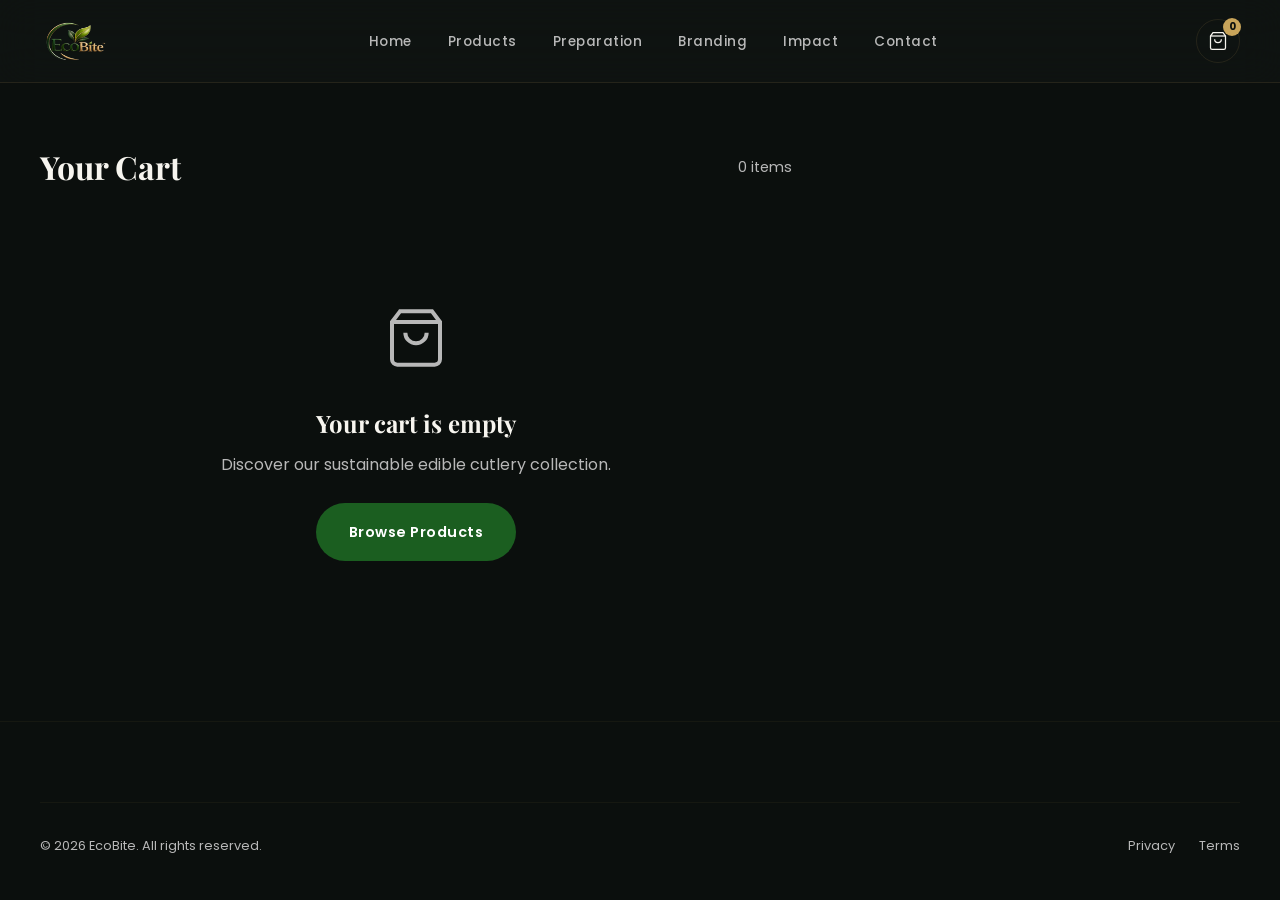
<file: cart.html>
<!DOCTYPE html>
<html lang="en">
<head>
  <meta charset="UTF-8">
  <meta name="viewport" content="width=device-width, initial-scale=1.0">
  <meta name="description" content="EcoBite Shopping Cart - Review your sustainable cutlery selection.">
  <title>Cart — EcoBite</title>
  <link rel="preconnect" href="https://fonts.googleapis.com">
  <link rel="preconnect" href="https://fonts.gstatic.com" crossorigin>
  <link href="https://fonts.googleapis.com/css2?family=Playfair+Display:ital,wght@0,400;0,500;0,600;0,700;1,400&family=Poppins:wght@300;400;500;600;700&display=swap" rel="stylesheet">
  <link rel="stylesheet" href="assets/css/style.css">
  <link rel="stylesheet" href="assets/css/cart.css">
  <link rel="stylesheet" href="assets/css/animations.css">
  <link rel="stylesheet" href="assets/css/responsive.css">
</head>
<body>

  <!-- <div class="page-loader" id="pageLoader">
    <div class="loader-content">
      <div class="loader-logo">Eco<span>Bite</span></div>
      <div class="loader-bar"><div class="loader-bar-fill"></div></div>
    </div>
  </div> -->

  <div class="scroll-progress" id="scrollProgress"></div>

  <!-- Navbar -->
  <nav class="navbar scrolled" id="navbar">
    <div class="container">
      <a href="assets/images/logo.png" class="nav-logo" aria-label="EcoBite Home">
        <img src="assets/images/logo.png" alt="EcoBite Logo">
      </a>
      <ul class="nav-menu" id="navMenu">
        <li><a href="index.html" class="nav-link">Home</a></li>
        <li><a href="products.html" class="nav-link">Products</a></li>
        <li><a href="index.html#preparation" class="nav-link">Preparation</a></li>
        <li><a href="index.html#branding" class="nav-link">Branding</a></li>
        <li><a href="index.html#impact" class="nav-link">Impact</a></li>
        <li><a href="contact.html" class="nav-link">Contact</a></li>
      </ul>
      <div class="nav-actions">
        <a href="cart.html" class="nav-cart" aria-label="Shopping cart">
          <svg viewBox="0 0 24 24"><path d="M6 2L3 6v14a2 2 0 002 2h14a2 2 0 002-2V6l-3-4z"/><line x1="3" y1="6" x2="21" y2="6"/><path d="M16 10a4 4 0 01-8 0"/></svg>
          <span class="cart-count" id="cartCount">0</span>
        </a>
        <button class="nav-toggle" id="navToggle" aria-label="Toggle menu">
          <span></span><span></span><span></span>
        </button>
      </div>
    </div>
  </nav>

  <!-- Cart Page -->
  <main class="cart-page">
    <div class="container">
      <!-- Cart Items Column -->
      <div>
        <div class="cart-header">
          <h1>Your Cart</h1>
          <span id="cartItemCount">0 items</span>
        </div>

        <div class="shipping-progress" id="shippingProgress" style="display:none;">
          <div class="shipping-progress-text" id="shippingText">
            Add <strong>$30.00</strong> more for free shipping!
          </div>
          <div class="shipping-bar">
            <div class="shipping-bar-fill" id="shippingBarFill" style="width:0%"></div>
          </div>
        </div>

        <div class="cart-items" id="cartItems">
          <!-- Cart items inserted by JS -->
        </div>

        <div class="cart-empty" id="cartEmpty" style="display:none;">
          <svg viewBox="0 0 24 24" stroke-width="1.5"><path d="M6 2L3 6v14a2 2 0 002 2h14a2 2 0 002-2V6l-3-4z"/><line x1="3" y1="6" x2="21" y2="6"/><path d="M16 10a4 4 0 01-8 0"/></svg>
          <h2>Your cart is empty</h2>
          <p>Discover our sustainable edible cutlery collection.</p>
          <a href="products.html" class="btn btn-primary">Browse Products</a>
        </div>
      </div>

      <!-- Summary Column -->
      <div class="cart-summary" id="cartSummary" style="display:none;">
        <h2>Order Summary</h2>
        <div class="summary-row">
          <span class="label">Subtotal</span>
          <span class="value" id="summarySubtotal">$0.00</span>
        </div>
        <div class="summary-row discount" id="summaryDiscountRow" style="display:none;">
          <span class="label">Eco Discount</span>
          <span class="value" id="summaryDiscount">-$0.00</span>
        </div>
        <div class="summary-row">
          <span class="label">Shipping</span>
          <span class="value" id="summaryShipping">Calculated at checkout</span>
        </div>
        <div class="summary-row">
          <span class="label">Tax (estimated)</span>
          <span class="value" id="summaryTax">$0.00</span>
        </div>
        <div class="summary-row total">
          <span class="label">Total</span>
          <span class="value" id="summaryTotal">$0.00</span>
        </div>
        <a href="checkout.html" class="btn btn-primary">Proceed to Checkout</a>
        <a href="products.html" class="btn btn-outline continue-btn">Continue Shopping</a>
      </div>
    </div>
  </main>

  <!-- Footer -->
  <footer class="footer">
    <div class="container">
      <div class="footer-bottom">
        <p>&copy; 2026 EcoBite. All rights reserved.</p>
        <div class="footer-bottom-links">
          <a href="#">Privacy</a>
          <a href="#">Terms</a>
        </div>
      </div>
    </div>
  </footer>

  <script src="assets/js/cart.js"></script>
</body>
</html>
</file>
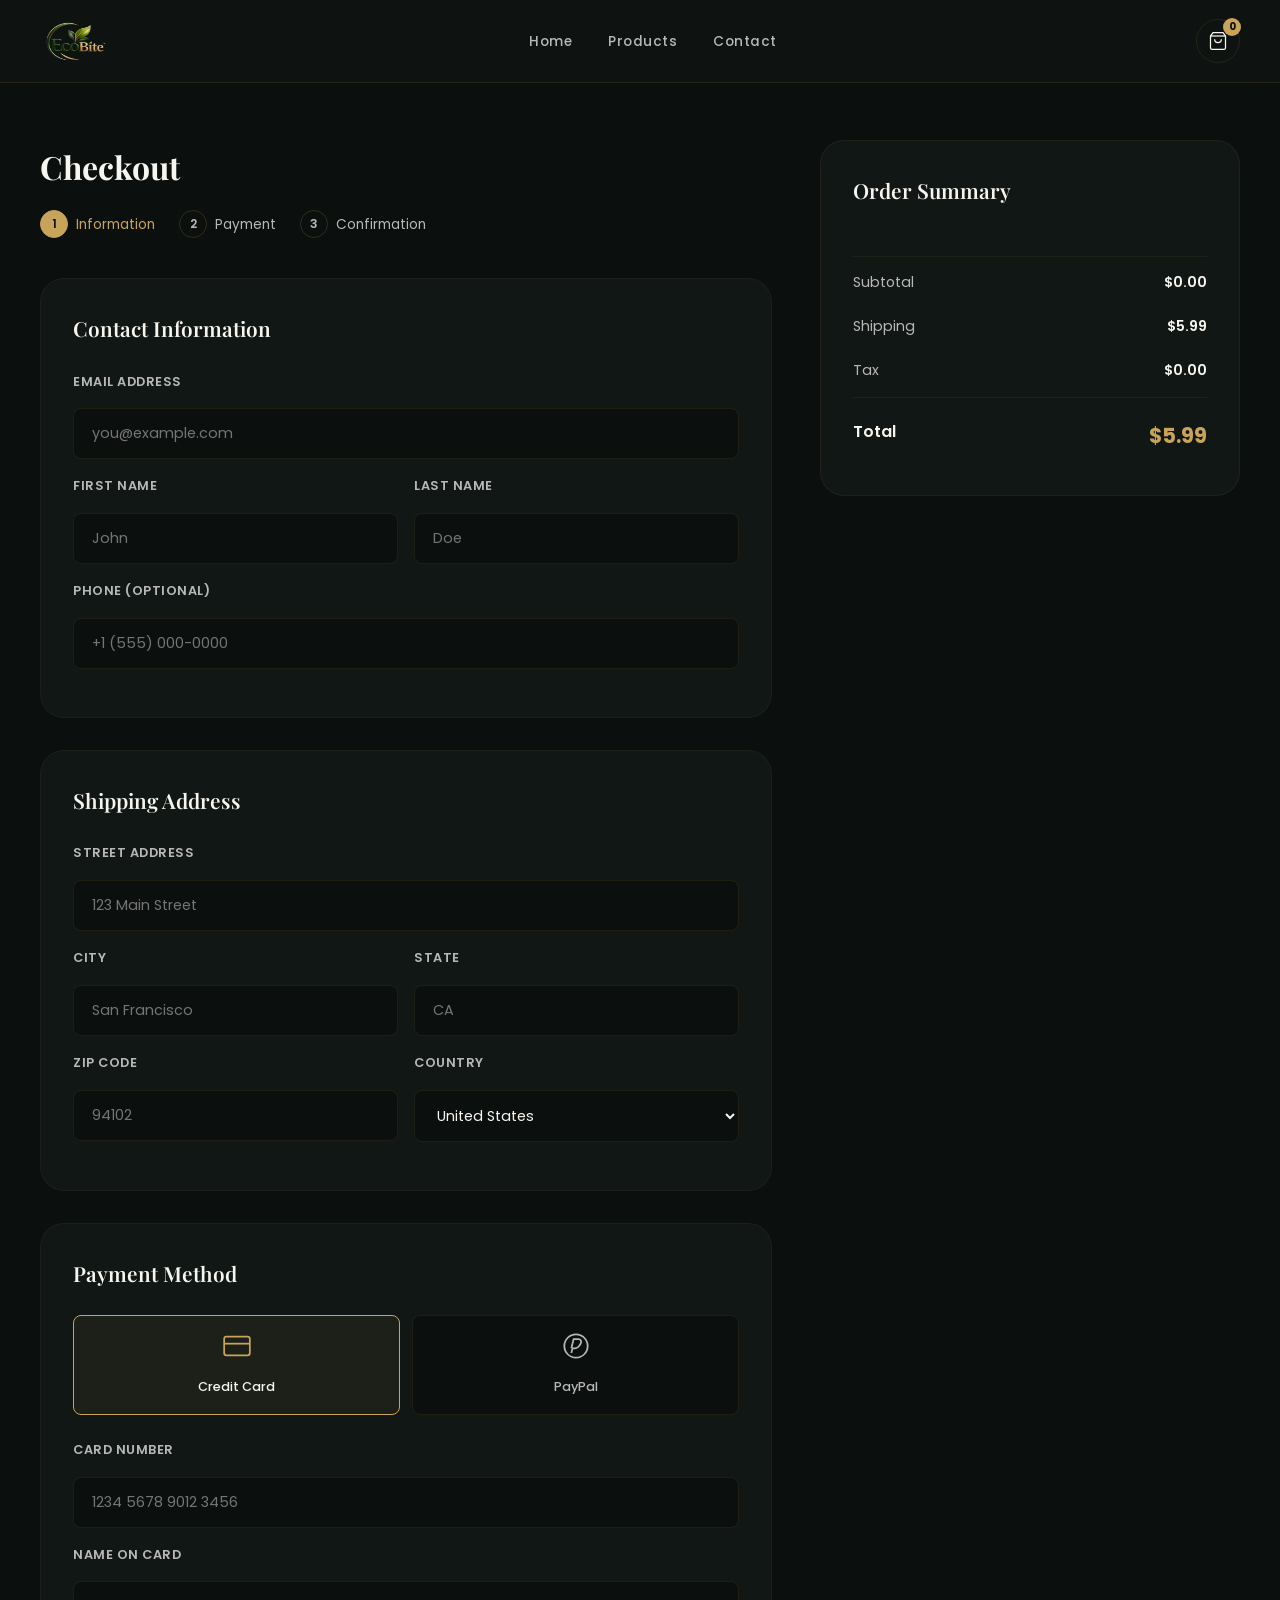
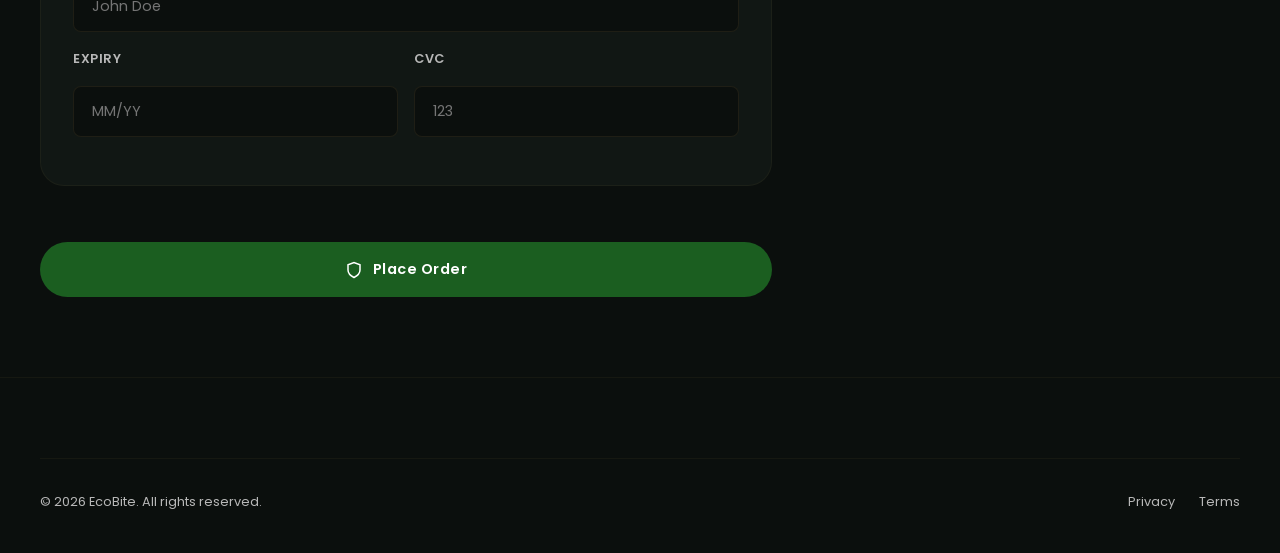
<file: checkout.html>
<!DOCTYPE html>
<html lang="en">
<head>
  <meta charset="UTF-8">
  <meta name="viewport" content="width=device-width, initial-scale=1.0">
  <meta name="description" content="EcoBite Checkout - Complete your sustainable cutlery order.">
  <title>Checkout — EcoBite</title>
  <link rel="preconnect" href="https://fonts.googleapis.com">
  <link rel="preconnect" href="https://fonts.gstatic.com" crossorigin>
  <link href="https://fonts.googleapis.com/css2?family=Playfair+Display:ital,wght@0,400;0,500;0,600;0,700;1,400&family=Poppins:wght@300;400;500;600;700&display=swap" rel="stylesheet">
  <link rel="stylesheet" href="assets/css/style.css">
  <link rel="stylesheet" href="assets/css/checkout.css">
  <link rel="stylesheet" href="assets/css/animations.css">
  <link rel="stylesheet" href="assets/css/responsive.css">
</head>
<body>

  <!-- <div class="page-loader" id="pageLoader">
    <div class="loader-content">
      <div class="loader-logo">Eco<span>Bite</span></div>
      <div class="loader-bar"><div class="loader-bar-fill"></div></div>
    </div>
  </div> -->

  <div class="scroll-progress" id="scrollProgress"></div>

  <!-- Navbar -->
  <nav class="navbar scrolled" id="navbar">
    <div class="container">
      <a href="assets/images/logo.png" class="nav-logo" aria-label="EcoBite Home">
        <img src="assets/images/logo.png" alt="EcoBite Logo">
      </a>
      <ul class="nav-menu" id="navMenu">
        <li><a href="index.html" class="nav-link">Home</a></li>
        <li><a href="products.html" class="nav-link">Products</a></li>
        <li><a href="contact.html" class="nav-link">Contact</a></li>
      </ul>
      <div class="nav-actions">
        <a href="cart.html" class="nav-cart" aria-label="Shopping cart">
          <svg viewBox="0 0 24 24"><path d="M6 2L3 6v14a2 2 0 002 2h14a2 2 0 002-2V6l-3-4z"/><line x1="3" y1="6" x2="21" y2="6"/><path d="M16 10a4 4 0 01-8 0"/></svg>
          <span class="cart-count" id="cartCount">0</span>
        </a>
        <button class="nav-toggle" id="navToggle" aria-label="Toggle menu">
          <span></span><span></span><span></span>
        </button>
      </div>
    </div>
  </nav>

  <!-- Checkout Page -->
  <main class="checkout-page">
    <div class="container">
      <!-- Form Column -->
      <div>
        <div class="checkout-header">
          <h1>Checkout</h1>
          <div class="checkout-steps">
            <div class="checkout-step active" id="step1">
              <span class="checkout-step-num">1</span>
              <span>Information</span>
            </div>
            <div class="checkout-step" id="step2">
              <span class="checkout-step-num">2</span>
              <span>Payment</span>
            </div>
            <div class="checkout-step" id="step3">
              <span class="checkout-step-num">3</span>
              <span>Confirmation</span>
            </div>
          </div>
        </div>

        <form class="checkout-form" id="checkoutForm">
          <!-- Contact Info -->
          <div class="checkout-section">
            <h2>Contact Information</h2>
            <div class="form-row full">
              <div class="form-group">
                <label for="email">Email Address</label>
                <input type="email" id="email" placeholder="you@example.com" required>
              </div>
            </div>
            <div class="form-row">
              <div class="form-group">
                <label for="firstName">First Name</label>
                <input type="text" id="firstName" placeholder="John" required>
              </div>
              <div class="form-group">
                <label for="lastName">Last Name</label>
                <input type="text" id="lastName" placeholder="Doe" required>
              </div>
            </div>
            <div class="form-row full">
              <div class="form-group">
                <label for="phone">Phone (optional)</label>
                <input type="tel" id="phone" placeholder="+1 (555) 000-0000">
              </div>
            </div>
          </div>

          <!-- Shipping -->
          <div class="checkout-section">
            <h2>Shipping Address</h2>
            <div class="form-row full">
              <div class="form-group">
                <label for="address">Street Address</label>
                <input type="text" id="address" placeholder="123 Main Street" required>
              </div>
            </div>
            <div class="form-row">
              <div class="form-group">
                <label for="city">City</label>
                <input type="text" id="city" placeholder="San Francisco" required>
              </div>
              <div class="form-group">
                <label for="state">State</label>
                <input type="text" id="state" placeholder="CA" required>
              </div>
            </div>
            <div class="form-row">
              <div class="form-group">
                <label for="zip">ZIP Code</label>
                <input type="text" id="zip" placeholder="94102" required>
              </div>
              <div class="form-group">
                <label for="country">Country</label>
                <select id="country" required>
                  <option value="US">United States</option>
                  <option value="CA">Canada</option>
                  <option value="UK">United Kingdom</option>
                  <option value="AU">Australia</option>
                </select>
              </div>
            </div>
          </div>

          <!-- Payment -->
          <div class="checkout-section">
            <h2>Payment Method</h2>
            <div class="payment-methods">
              <div class="payment-method active" data-method="card">
                <svg viewBox="0 0 24 24" stroke-width="1.5"><rect x="1" y="4" width="22" height="16" rx="2"/><line x1="1" y1="10" x2="23" y2="10"/></svg>
                <span>Credit Card</span>
              </div>
              <div class="payment-method" data-method="paypal">
                <svg viewBox="0 0 24 24" stroke-width="1.5"><path d="M12 2C6.48 2 2 6.48 2 12s4.48 10 10 10 10-4.48 10-10S17.52 2 12 2z"/><path d="M8 14l2-8h4c2 0 3 2 2 4s-3 4-5 4H9l-1 4"/></svg>
                <span>PayPal</span>
              </div>
            </div>
            <div id="cardFields">
              <div class="form-row full">
                <div class="form-group">
                  <label for="cardNumber">Card Number</label>
                  <input type="text" id="cardNumber" placeholder="1234 5678 9012 3456" maxlength="19">
                </div>
              </div>
              <div class="form-row full">
                <div class="form-group">
                  <label for="cardName">Name on Card</label>
                  <input type="text" id="cardName" placeholder="John Doe">
                </div>
              </div>
              <div class="card-fields">
                <div class="form-group">
                  <label for="cardExpiry">Expiry</label>
                  <input type="text" id="cardExpiry" placeholder="MM/YY" maxlength="5">
                </div>
                <div class="form-group">
                  <label for="cardCvc">CVC</label>
                  <input type="text" id="cardCvc" placeholder="123" maxlength="4">
                </div>
              </div>
            </div>
          </div>

          <button type="submit" class="btn btn-primary place-order-btn">
            <svg viewBox="0 0 24 24" stroke-width="2"><path d="M12 22s8-4 8-10V5l-8-3-8 3v7c0 6 8 10 8 10z"/></svg>
            Place Order
          </button>
        </form>
      </div>

      <!-- Order Review -->
      <div class="order-review">
        <div class="order-review-card">
          <h2>Order Summary</h2>
          <div class="order-items" id="orderItems">
            <!-- Items inserted by JS -->
          </div>
          <div class="order-summary-divider"></div>
          <div class="order-summary-row">
            <span class="label">Subtotal</span>
            <span class="value" id="oSubtotal">$0.00</span>
          </div>
          <div class="order-summary-row" id="oDiscountRow" style="display:none;">
            <span class="label">Eco Discount (5%)</span>
            <span class="value" id="oDiscount" style="color:var(--green-secondary)">-$0.00</span>
          </div>
          <div class="order-summary-row">
            <span class="label">Shipping</span>
            <span class="value" id="oShipping">$5.99</span>
          </div>
          <div class="order-summary-row">
            <span class="label">Tax</span>
            <span class="value" id="oTax">$0.00</span>
          </div>
          <div class="order-summary-divider"></div>
          <div class="order-summary-row total">
            <span class="label">Total</span>
            <span class="value" id="oTotal">$0.00</span>
          </div>
        </div>
      </div>
    </div>
  </main>

  <!-- Success Modal -->
  <div class="success-modal" id="successModal">
    <div class="success-overlay"></div>
    <div class="success-content">
      <div class="success-icon">
        <svg viewBox="0 0 24 24" stroke-width="2"><polyline points="20 6 9 17 4 12"/></svg>
      </div>
      <h2>Order Placed!</h2>
      <p>Thank you for choosing sustainable dining.</p>
      <div class="success-order-id" id="orderId">Order #ECB-000000</div>
      <p>A confirmation has been sent to your email.</p>
      <div class="success-buttons">
        <a href="products.html" class="btn btn-primary">Continue Shopping</a>
        <a href="index.html" class="btn btn-outline">Back to Home</a>
      </div>
    </div>
  </div>

  <!-- Footer -->
  <footer class="footer">
    <div class="container">
      <div class="footer-bottom">
        <p>&copy; 2026 EcoBite. All rights reserved.</p>
        <div class="footer-bottom-links">
          <a href="#">Privacy</a>
          <a href="#">Terms</a>
        </div>
      </div>
    </div>
  </footer>

  <script src="assets/js/checkout.js"></script>
</body>
</html>
</file>
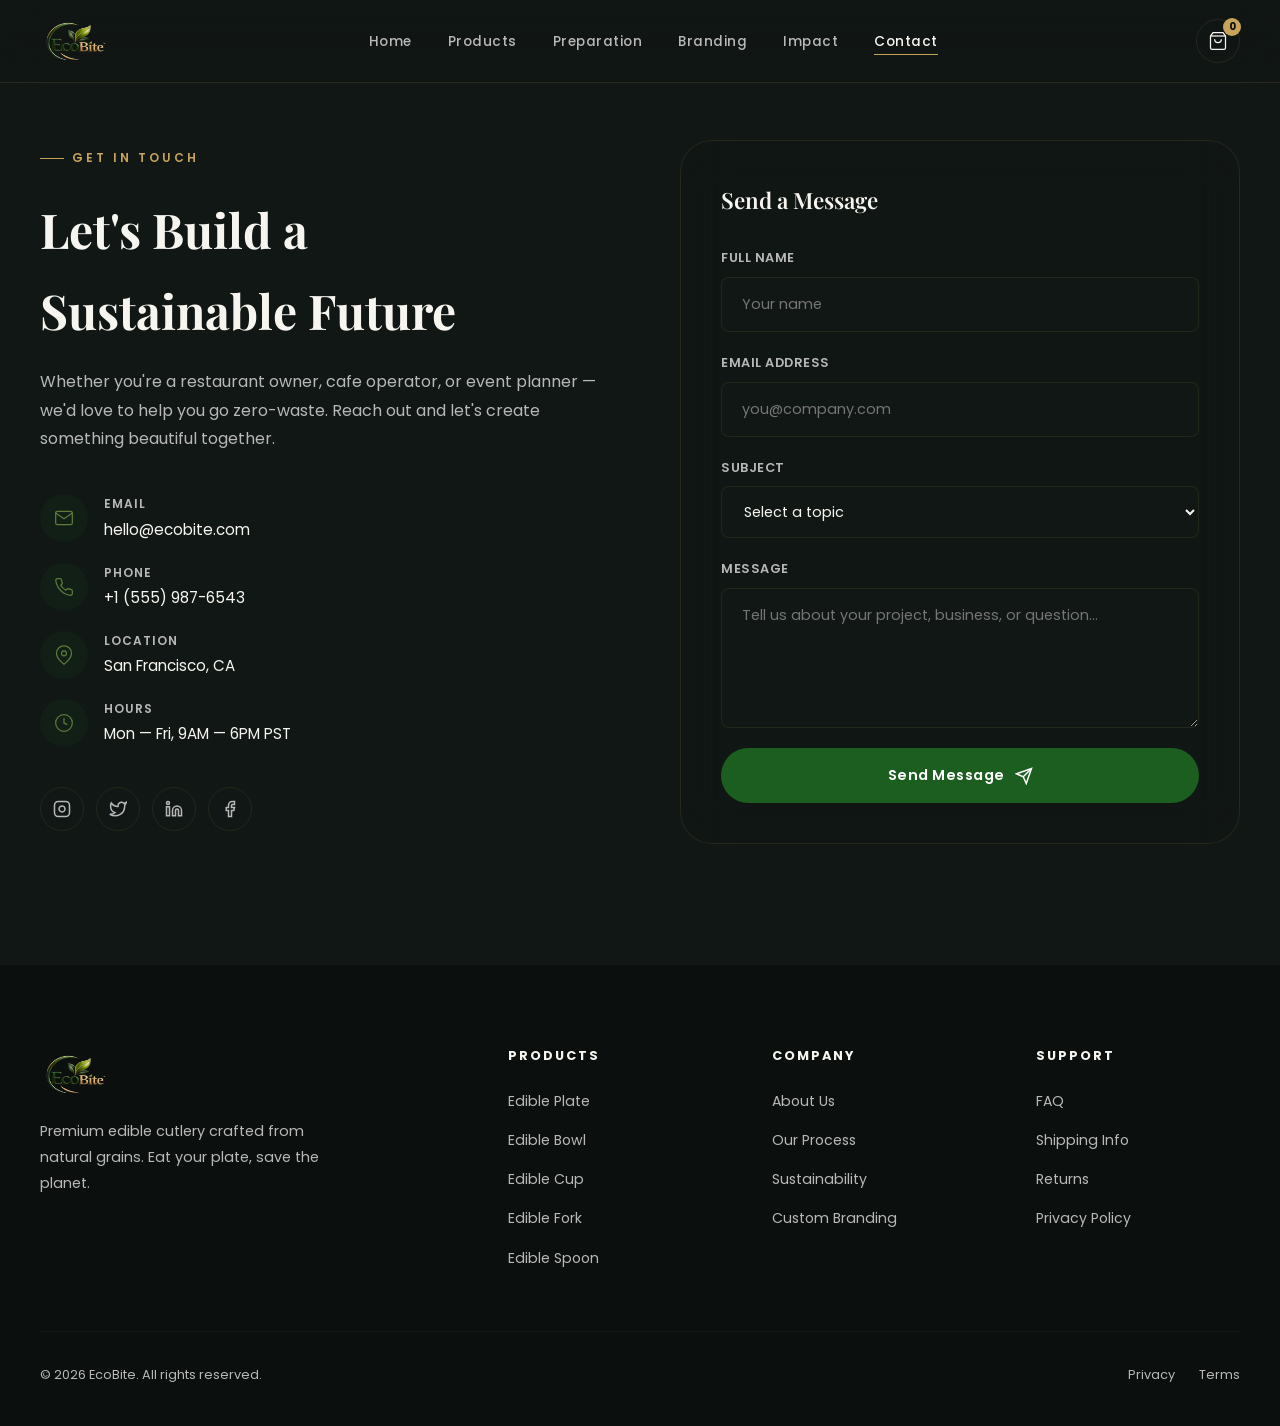
<file: contact.html>
<!DOCTYPE html>
<html lang="en">
<head>
  <meta charset="UTF-8">
  <meta name="viewport" content="width=device-width, initial-scale=1.0">
  <meta name="description" content="Contact EcoBite - Get in touch for custom branding, wholesale orders, or general inquiries.">
  <title>Contact — EcoBite</title>
  <link rel="preconnect" href="https://fonts.googleapis.com">
  <link rel="preconnect" href="https://fonts.gstatic.com" crossorigin>
  <link href="https://fonts.googleapis.com/css2?family=Playfair+Display:ital,wght@0,400;0,500;0,600;0,700;1,400&family=Poppins:wght@300;400;500;600;700&display=swap" rel="stylesheet">
  <link rel="stylesheet" href="assets/css/style.css">
  <link rel="stylesheet" href="assets/css/animations.css">
  <link rel="stylesheet" href="assets/css/responsive.css">
</head>
<body>

  <!-- <div class="page-loader" id="pageLoader">
    <div class="loader-content">
      <div class="loader-logo">Eco<span>Bite</span></div>
      <div class="loader-bar"><div class="loader-bar-fill"></div></div>
    </div>
  </div> -->

  <div class="scroll-progress" id="scrollProgress"></div>

  <!-- Navbar -->
  <nav class="navbar scrolled" id="navbar">
    <div class="container">
      <a href="assets/images/logo.png" class="nav-logo" aria-label="EcoBite Home">
        <img src="assets/images/logo.png" alt="EcoBite Logo">
      </a>
      <ul class="nav-menu" id="navMenu">
        <li><a href="index.html" class="nav-link">Home</a></li>
        <li><a href="products.html" class="nav-link">Products</a></li>
        <li><a href="index.html#preparation" class="nav-link">Preparation</a></li>
        <li><a href="index.html#branding" class="nav-link">Branding</a></li>
        <li><a href="index.html#impact" class="nav-link">Impact</a></li>
        <li><a href="contact.html" class="nav-link active">Contact</a></li>
      </ul>
      <div class="nav-actions">
        <a href="cart.html" class="nav-cart" aria-label="Shopping cart">
          <svg viewBox="0 0 24 24"><path d="M6 2L3 6v14a2 2 0 002 2h14a2 2 0 002-2V6l-3-4z"/><line x1="3" y1="6" x2="21" y2="6"/><path d="M16 10a4 4 0 01-8 0"/></svg>
          <span class="cart-count" id="cartCount">0</span>
        </a>
        <button class="nav-toggle" id="navToggle" aria-label="Toggle menu">
          <span></span><span></span><span></span>
        </button>
      </div>
    </div>
  </nav>

  <!-- Contact Section -->
  <section class="contact" style="padding-top: 140px;">
    <div class="container">
      <div class="contact-info reveal-left">
        <span class="section-label">Get in Touch</span>
        <h2>Let's Build a<br>Sustainable Future</h2>
        <p>Whether you're a restaurant owner, cafe operator, or event planner — we'd love to help you go zero-waste. Reach out and let's create something beautiful together.</p>

        <div class="contact-details">
          <div class="contact-detail">
            <div class="contact-detail-icon">
              <svg viewBox="0 0 24 24" stroke-width="1.5"><path d="M4 4h16c1.1 0 2 .9 2 2v12c0 1.1-.9 2-2 2H4c-1.1 0-2-.9-2-2V6c0-1.1.9-2 2-2z"/><polyline points="22,6 12,13 2,6"/></svg>
            </div>
            <div class="contact-detail-text">
              <span>Email</span>
              <p>hello@ecobite.com</p>
            </div>
          </div>
          <div class="contact-detail">
            <div class="contact-detail-icon">
              <svg viewBox="0 0 24 24" stroke-width="1.5"><path d="M22 16.92v3a2 2 0 01-2.18 2 19.79 19.79 0 01-8.63-3.07 19.5 19.5 0 01-6-6 19.79 19.79 0 01-3.07-8.67A2 2 0 014.11 2h3a2 2 0 012 1.72 12.84 12.84 0 00.7 2.81 2 2 0 01-.45 2.11L8.09 9.91a16 16 0 006 6l1.27-1.27a2 2 0 012.11-.45 12.84 12.84 0 002.81.7A2 2 0 0122 16.92z"/></svg>
            </div>
            <div class="contact-detail-text">
              <span>Phone</span>
              <p>+1 (555) 987-6543</p>
            </div>
          </div>
          <div class="contact-detail">
            <div class="contact-detail-icon">
              <svg viewBox="0 0 24 24" stroke-width="1.5"><path d="M21 10c0 7-9 13-9 13s-9-6-9-13a9 9 0 0118 0z"/><circle cx="12" cy="10" r="3"/></svg>
            </div>
            <div class="contact-detail-text">
              <span>Location</span>
              <p>San Francisco, CA</p>
            </div>
          </div>
          <div class="contact-detail">
            <div class="contact-detail-icon">
              <svg viewBox="0 0 24 24" stroke-width="1.5"><circle cx="12" cy="12" r="10"/><polyline points="12 6 12 12 16 14"/></svg>
            </div>
            <div class="contact-detail-text">
              <span>Hours</span>
              <p>Mon — Fri, 9AM — 6PM PST</p>
            </div>
          </div>
        </div>

        <div class="contact-socials">
          <a href="#" class="contact-social" aria-label="Instagram">
            <svg viewBox="0 0 24 24"><rect x="2" y="2" width="20" height="20" rx="5"/><path d="M16 11.37A4 4 0 1112.63 8 4 4 0 0116 11.37z"/><line x1="17.5" y1="6.5" x2="17.51" y2="6.5"/></svg>
          </a>
          <a href="#" class="contact-social" aria-label="Twitter">
            <svg viewBox="0 0 24 24"><path d="M23 3a10.9 10.9 0 01-3.14 1.53 4.48 4.48 0 00-7.86 3v1A10.66 10.66 0 013 4s-4 9 5 13a11.64 11.64 0 01-7 2c9 5 20 0 20-11.5a4.5 4.5 0 00-.08-.83A7.72 7.72 0 0023 3z"/></svg>
          </a>
          <a href="#" class="contact-social" aria-label="LinkedIn">
            <svg viewBox="0 0 24 24"><path d="M16 8a6 6 0 016 6v7h-4v-7a2 2 0 00-2-2 2 2 0 00-2 2v7h-4v-7a6 6 0 016-6z"/><rect x="2" y="9" width="4" height="12"/><circle cx="4" cy="4" r="2"/></svg>
          </a>
          <a href="#" class="contact-social" aria-label="Facebook">
            <svg viewBox="0 0 24 24"><path d="M18 2h-3a5 5 0 00-5 5v3H7v4h3v8h4v-8h3l1-4h-4V7a1 1 0 011-1h3z"/></svg>
          </a>
        </div>
      </div>

      <div class="contact-form reveal-right">
        <h3>Send a Message</h3>
        <form id="contactForm">
          <div class="form-group">
            <label for="contactName">Full Name</label>
            <input type="text" id="contactName" placeholder="Your name" required>
          </div>
          <div class="form-group">
            <label for="contactEmail">Email Address</label>
            <input type="email" id="contactEmail" placeholder="you@company.com" required>
          </div>
          <div class="form-group">
            <label for="contactSubject">Subject</label>
            <select id="contactSubject" required>
              <option value="">Select a topic</option>
              <option value="wholesale">Wholesale Inquiry</option>
              <option value="branding">Custom Branding</option>
              <option value="partnership">Partnership</option>
              <option value="press">Press & Media</option>
              <option value="support">Customer Support</option>
              <option value="other">Other</option>
            </select>
          </div>
          <div class="form-group">
            <label for="contactMessage">Message</label>
            <textarea id="contactMessage" placeholder="Tell us about your project, business, or question..." required></textarea>
          </div>
          <button type="submit" class="btn btn-primary">
            Send Message
            <svg viewBox="0 0 24 24"><line x1="22" y1="2" x2="11" y2="13"/><polygon points="22 2 15 22 11 13 2 9 22 2"/></svg>
          </button>
        </form>
      </div>
    </div>
  </section>

  <!-- Footer -->
  <footer class="footer">
    <div class="container">
      <div class="footer-grid">
        <div class="footer-brand">
          <a href="assets/images/logo.png" class="nav-logo" aria-label="EcoBite Home">
        <img src="assets/images/logo.png" alt="EcoBite Logo">
      </a>
          <p>Premium edible cutlery crafted from natural grains. Eat your plate, save the planet.</p>
        </div>
        <div class="footer-col">
          <h4>Products</h4>
          <ul>
            <li><a href="product.html?id=plate">Edible Plate</a></li>
            <li><a href="product.html?id=bowl">Edible Bowl</a></li>
            <li><a href="product.html?id=cup">Edible Cup</a></li>
            <li><a href="product.html?id=fork">Edible Fork</a></li>
            <li><a href="product.html?id=spoon">Edible Spoon</a></li>
          </ul>
        </div>
        <div class="footer-col">
          <h4>Company</h4>
          <ul>
            <li><a href="index.html#solution">About Us</a></li>
            <li><a href="index.html#preparation">Our Process</a></li>
            <li><a href="index.html#impact">Sustainability</a></li>
            <li><a href="index.html#branding">Custom Branding</a></li>
          </ul>
        </div>
        <div class="footer-col">
          <h4>Support</h4>
          <ul>
            <li><a href="#">FAQ</a></li>
            <li><a href="#">Shipping Info</a></li>
            <li><a href="#">Returns</a></li>
            <li><a href="#">Privacy Policy</a></li>
          </ul>
        </div>
      </div>
      <div class="footer-bottom">
        <p>&copy; 2026 EcoBite. All rights reserved.</p>
        <div class="footer-bottom-links">
          <a href="#">Privacy</a>
          <a href="#">Terms</a>
        </div>
      </div>
    </div>
  </footer>

  <script>
  (function() {
    document.addEventListener('DOMContentLoaded', function() {
      // Page loader
      var loader = document.getElementById('pageLoader');
      if (loader) {
        window.addEventListener('load', function() {
          setTimeout(function() { loader.classList.add('hidden'); }, 1600);
        });
      }

      // Navbar toggle
      var toggle = document.getElementById('navToggle');
      var menu = document.getElementById('navMenu');
      if (toggle && menu) {
        toggle.addEventListener('click', function() {
          var isOpen = menu.classList.toggle('open');
          toggle.classList.toggle('active');
          document.body.style.overflow = isOpen ? 'hidden' : '';
        });
      }

      // Scroll progress
      var bar = document.getElementById('scrollProgress');
      if (bar) {
        window.addEventListener('scroll', function() {
          var h = document.documentElement;
          bar.style.width = ((h.scrollTop / (h.scrollHeight - h.clientHeight)) * 100) + '%';
        });
      }

      // Cart count
      var countEl = document.getElementById('cartCount');
      if (countEl) {
        var cart = JSON.parse(localStorage.getItem('ecobite_cart') || '[]');
        countEl.textContent = cart.reduce(function(s, i) { return s + i.quantity; }, 0);
      }

      // Contact form
      var form = document.getElementById('contactForm');
      if (form) {
        form.addEventListener('submit', function(e) {
          e.preventDefault();
          var btn = form.querySelector('button[type="submit"]');
          var orig = btn.innerHTML;
          btn.innerHTML = '<span style="color:var(--cream);">&#10003; Message Sent!</span>';
          btn.disabled = true;
          setTimeout(function() {
            btn.innerHTML = orig;
            btn.disabled = false;
            form.reset();
          }, 2500);
        });
      }

      // Reveal animations
      var reveals = document.querySelectorAll('.reveal-left, .reveal-right, .reveal');
      var observer = new IntersectionObserver(function(entries) {
        entries.forEach(function(entry) {
          if (entry.isIntersecting) {
            entry.target.classList.add('revealed');
            observer.unobserve(entry.target);
          }
        });
      }, { threshold: 0.15 });
      reveals.forEach(function(el) { observer.observe(el); });
    });
  })();
  </script>
</body>
</html>
</file>
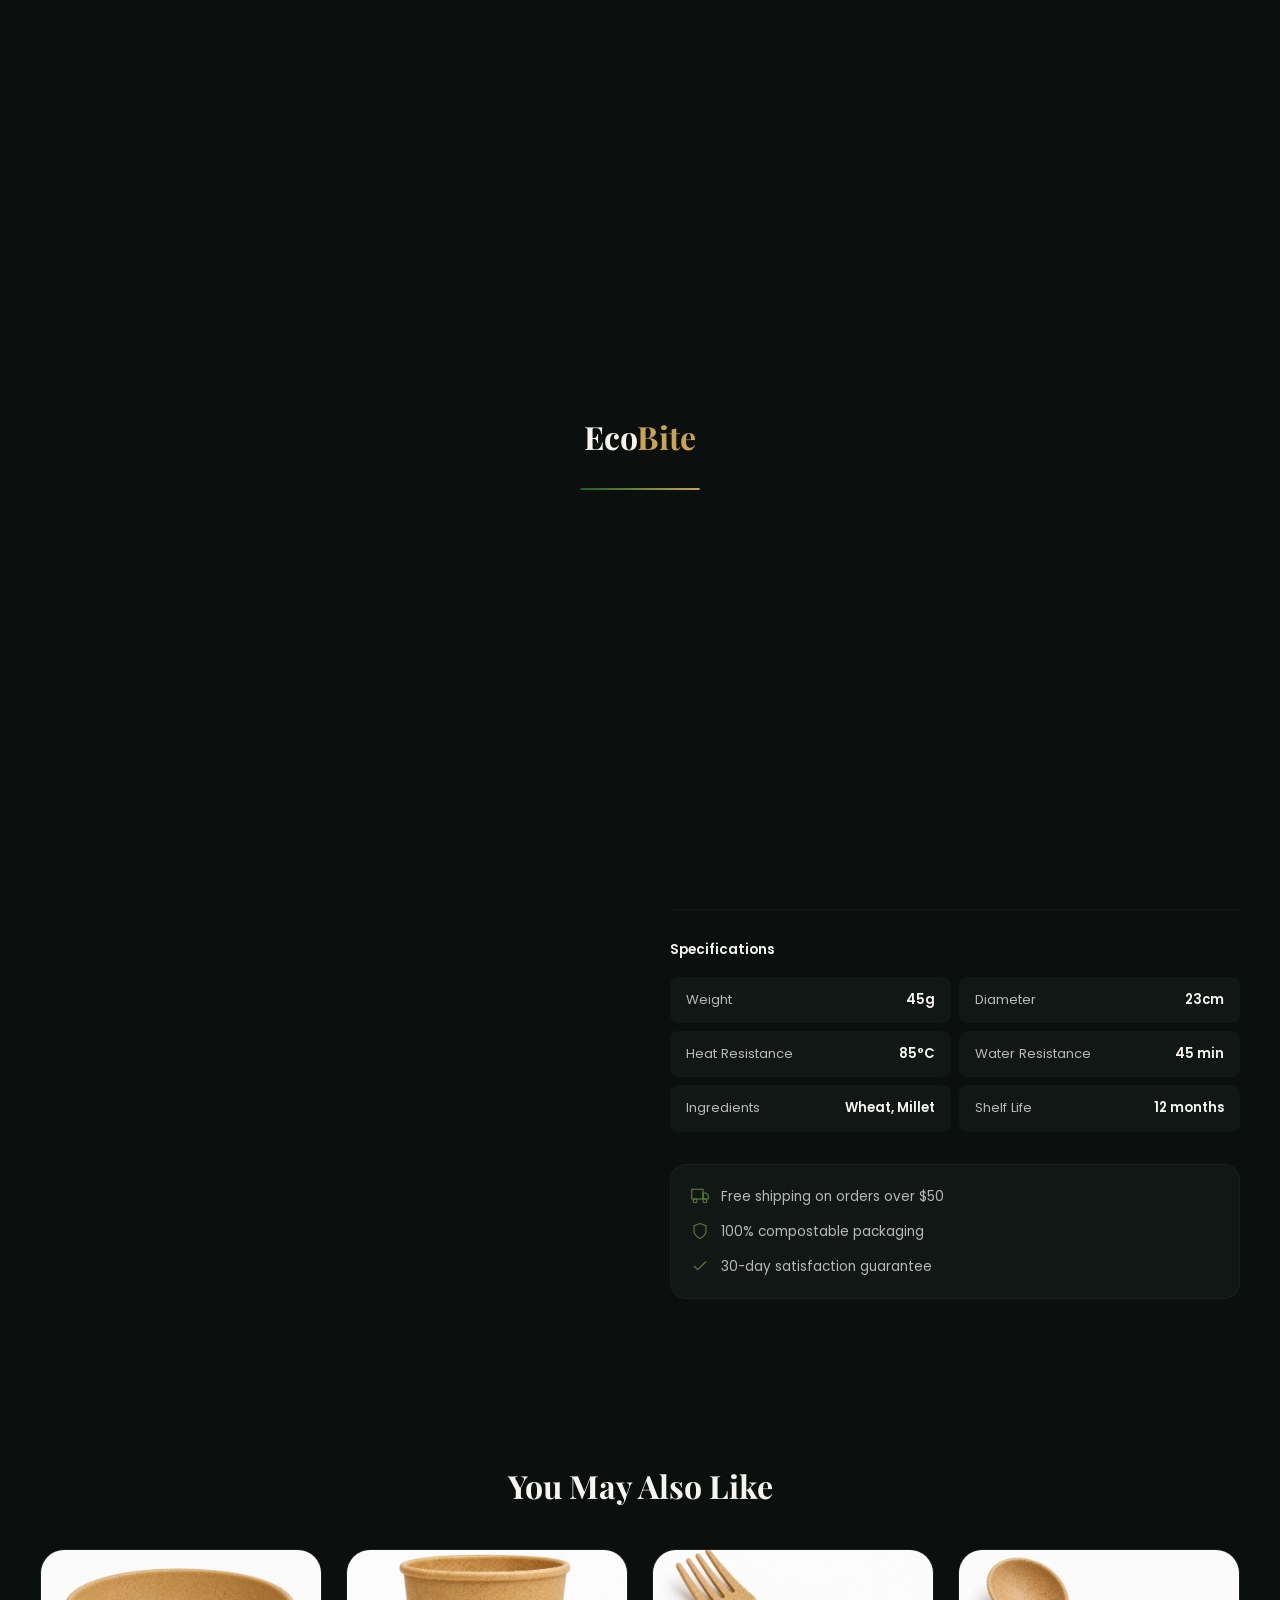
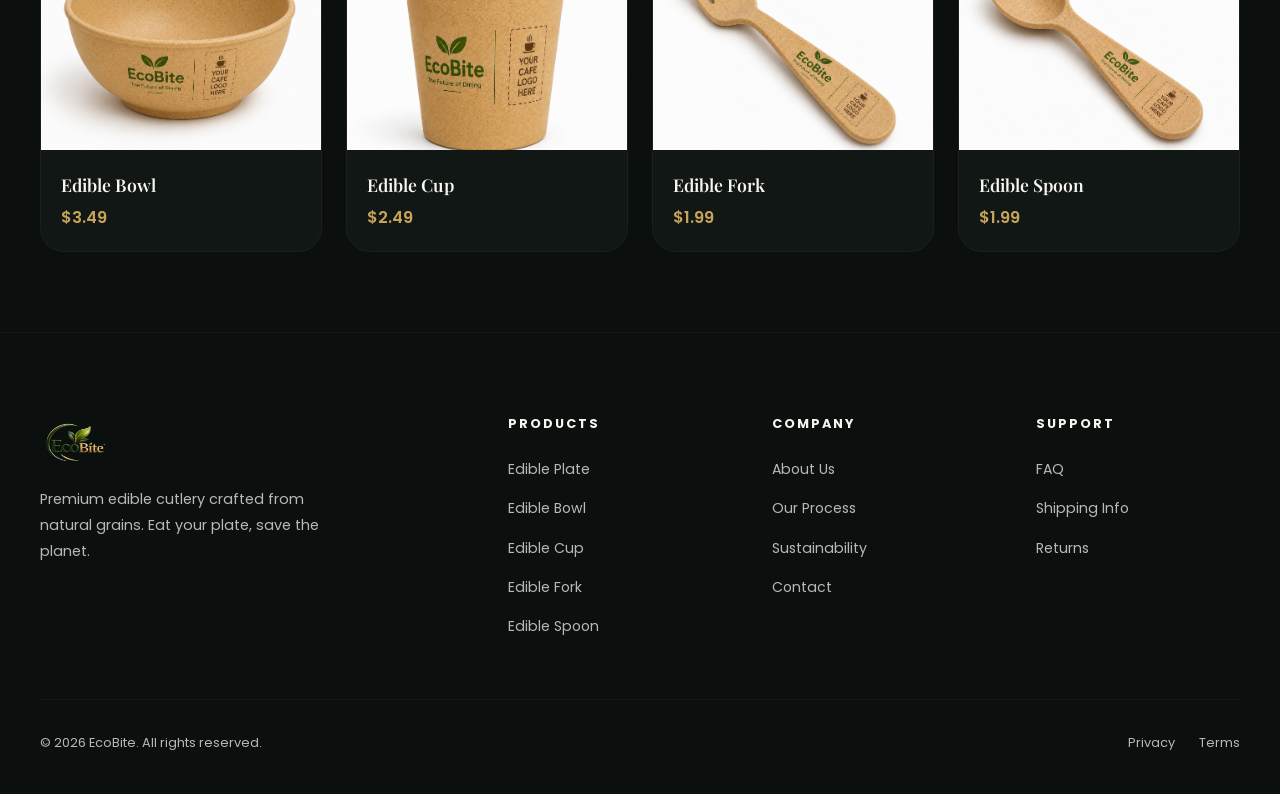
<file: product.html>
<!DOCTYPE html>
<html lang="en">
<head>
  <meta charset="UTF-8">
  <meta name="viewport" content="width=device-width, initial-scale=1.0">
  <meta name="description" content="EcoBite Product Details - Premium edible cutlery made from natural grains.">
  <title>Product — EcoBite</title>
  <link rel="preconnect" href="https://fonts.googleapis.com">
  <link rel="preconnect" href="https://fonts.gstatic.com" crossorigin>
  <link href="https://fonts.googleapis.com/css2?family=Playfair+Display:ital,wght@0,400;0,500;0,600;0,700;1,400&family=Poppins:wght@300;400;500;600;700&display=swap" rel="stylesheet">
  <link rel="stylesheet" href="assets/css/style.css">
  <link rel="stylesheet" href="assets/css/product.css">
  <link rel="stylesheet" href="assets/css/animations.css">
  <link rel="stylesheet" href="assets/css/responsive.css">
</head>
<body>

  <div class="page-loader" id="pageLoader">
    <div class="loader-content">
      <div class="loader-logo">Eco<span>Bite</span></div>
      <div class="loader-bar"><div class="loader-bar-fill"></div></div>
    </div>
  </div>

  <div class="scroll-progress" id="scrollProgress"></div>

  <!-- Navbar -->
  <nav class="navbar scrolled" id="navbar">
    <div class="container">
      <a href="assets/images/logo.png" class="nav-logo" aria-label="EcoBite Home">
        <img src="assets/images/logo.png" alt="EcoBite Logo">
      </a>
      <ul class="nav-menu" id="navMenu">
        <li><a href="index.html" class="nav-link">Home</a></li>
        <li><a href="products.html" class="nav-link active">Products</a></li>
        <li><a href="index.html#preparation" class="nav-link">Preparation</a></li>
        <li><a href="index.html#branding" class="nav-link">Branding</a></li>
        <li><a href="index.html#impact" class="nav-link">Impact</a></li>
        <li><a href="contact.html" class="nav-link">Contact</a></li>
      </ul>
      <div class="nav-actions">
        <a href="cart.html" class="nav-cart" aria-label="Shopping cart">
          <svg viewBox="0 0 24 24"><path d="M6 2L3 6v14a2 2 0 002 2h14a2 2 0 002-2V6l-3-4z"/><line x1="3" y1="6" x2="21" y2="6"/><path d="M16 10a4 4 0 01-8 0"/></svg>
          <span class="cart-count" id="cartCount">0</span>
        </a>
        <button class="nav-toggle" id="navToggle" aria-label="Toggle menu">
          <span></span><span></span><span></span>
        </button>
      </div>
    </div>
  </nav>

  <!-- Product Detail -->
  <main class="product-detail">
    <div class="container">
      <!-- Gallery -->
      <div class="product-gallery reveal-left">
        <div class="product-main-image">
          <img id="mainImage" src="" alt="">
        </div>
        <div class="product-thumbnails" id="thumbnails">
          <!-- Thumbnails inserted by JS -->
        </div>
      </div>

      <!-- Info -->
      <div class="product-info reveal-right">
        <div class="product-breadcrumb">
          <a href="index.html">Home</a>
          <svg viewBox="0 0 24 24" stroke-width="2"><polyline points="9 18 15 12 9 6"/></svg>
          <a href="products.html">Products</a>
          <svg viewBox="0 0 24 24" stroke-width="2"><polyline points="9 18 15 12 9 6"/></svg>
          <span id="breadcrumbName">Product</span>
        </div>

        <h1 id="productName"></h1>

        <div class="product-rating">
          <div class="product-stars">
            <svg viewBox="0 0 24 24"><polygon points="12 2 15.09 8.26 22 9.27 17 14.14 18.18 21.02 12 17.77 5.82 21.02 7 14.14 2 9.27 8.91 8.26 12 2"/></svg>
            <svg viewBox="0 0 24 24"><polygon points="12 2 15.09 8.26 22 9.27 17 14.14 18.18 21.02 12 17.77 5.82 21.02 7 14.14 2 9.27 8.91 8.26 12 2"/></svg>
            <svg viewBox="0 0 24 24"><polygon points="12 2 15.09 8.26 22 9.27 17 14.14 18.18 21.02 12 17.77 5.82 21.02 7 14.14 2 9.27 8.91 8.26 12 2"/></svg>
            <svg viewBox="0 0 24 24"><polygon points="12 2 15.09 8.26 22 9.27 17 14.14 18.18 21.02 12 17.77 5.82 21.02 7 14.14 2 9.27 8.91 8.26 12 2"/></svg>
            <svg viewBox="0 0 24 24"><polygon points="12 2 15.09 8.26 22 9.27 17 14.14 18.18 21.02 12 17.77 5.82 21.02 7 14.14 2 9.27 8.91 8.26 12 2"/></svg>
          </div>
          <span>4.9 (128 reviews)</span>
        </div>

        <div class="product-price-row">
          <span class="current" id="productPrice"></span>
          <span class="original" id="productOriginal"></span>
          <span class="discount" id="productDiscount"></span>
        </div>

        <p class="product-description" id="productDesc"></p>

        <div class="product-features" id="productFeatures">
          <!-- Features inserted by JS -->
        </div>

        <div class="product-flavor">
          <h3>Flavor</h3>
          <div class="flavor-options">
            <button class="flavor-btn active">Natural</button>
            <button class="flavor-btn">Herbed</button>
            <button class="flavor-btn">Spiced</button>
            <button class="flavor-btn">Sweet</button>
          </div>
        </div>

        <div class="product-purchase">
          <div class="quantity-control">
            <button class="quantity-btn" id="qtyMinus" aria-label="Decrease quantity">-</button>
            <span class="quantity-value" id="qtyValue">1</span>
            <button class="quantity-btn" id="qtyPlus" aria-label="Increase quantity">+</button>
          </div>
          <button class="btn btn-primary" id="addToCartBtn">
            <svg viewBox="0 0 24 24" stroke-width="2"><path d="M6 2L3 6v14a2 2 0 002 2h14a2 2 0 002-2V6l-3-4z"/><line x1="3" y1="6" x2="21" y2="6"/><path d="M16 10a4 4 0 01-8 0"/></svg>
            Add to Cart
          </button>
          <button class="wishlist-btn" id="wishlistBtn" aria-label="Add to wishlist">
            <svg viewBox="0 0 24 24" stroke-width="2"><path d="M20.84 4.61a5.5 5.5 0 00-7.78 0L12 5.67l-1.06-1.06a5.5 5.5 0 00-7.78 7.78l1.06 1.06L12 21.23l7.78-7.78 1.06-1.06a5.5 5.5 0 000-7.78z"/></svg>
          </button>
        </div>

        <div class="product-specs" id="productSpecs">
          <h3>Specifications</h3>
          <div class="specs-grid" id="specsGrid">
            <!-- Specs inserted by JS -->
          </div>
        </div>

        <div class="shipping-info">
          <div class="shipping-item">
            <svg viewBox="0 0 24 24" stroke-width="1.5"><rect x="1" y="3" width="15" height="13"/><polygon points="16 8 20 8 23 11 23 16 16 16 16 8"/><circle cx="5.5" cy="18.5" r="2.5"/><circle cx="18.5" cy="18.5" r="2.5"/></svg>
            <span>Free shipping on orders over $50</span>
          </div>
          <div class="shipping-item">
            <svg viewBox="0 0 24 24" stroke-width="1.5"><path d="M12 22s8-4 8-10V5l-8-3-8 3v7c0 6 8 10 8 10z"/></svg>
            <span>100% compostable packaging</span>
          </div>
          <div class="shipping-item">
            <svg viewBox="0 0 24 24" stroke-width="1.5"><polyline points="20 6 9 17 4 12"/></svg>
            <span>30-day satisfaction guarantee</span>
          </div>
        </div>
      </div>
    </div>
  </main>

  <!-- Related Products -->
  <section class="related-products">
    <div class="container">
      <h2>You May Also Like</h2>
      <div class="related-grid" id="relatedGrid">
        <!-- Related products inserted by JS -->
      </div>
    </div>
  </section>

  <!-- Footer -->
  <footer class="footer">
    <div class="container">
      <div class="footer-grid">
        <div class="footer-brand">
          <a href="assets/images/logo.png" class="nav-logo" aria-label="EcoBite Home">
        <img src="assets/images/logo.png" alt="EcoBite Logo">
      </a>
          <p>Premium edible cutlery crafted from natural grains. Eat your plate, save the planet.</p>
        </div>
        <div class="footer-col">
          <h4>Products</h4>
          <ul>
            <li><a href="product.html?id=plate">Edible Plate</a></li>
            <li><a href="product.html?id=bowl">Edible Bowl</a></li>
            <li><a href="product.html?id=cup">Edible Cup</a></li>
            <li><a href="product.html?id=fork">Edible Fork</a></li>
            <li><a href="product.html?id=spoon">Edible Spoon</a></li>
          </ul>
        </div>
        <div class="footer-col">
          <h4>Company</h4>
          <ul>
            <li><a href="index.html#solution">About Us</a></li>
            <li><a href="index.html#preparation">Our Process</a></li>
            <li><a href="index.html#impact">Sustainability</a></li>
            <li><a href="contact.html">Contact</a></li>
          </ul>
        </div>
        <div class="footer-col">
          <h4>Support</h4>
          <ul>
            <li><a href="#">FAQ</a></li>
            <li><a href="#">Shipping Info</a></li>
            <li><a href="#">Returns</a></li>
          </ul>
        </div>
      </div>
      <div class="footer-bottom">
        <p>&copy; 2026 EcoBite. All rights reserved.</p>
        <div class="footer-bottom-links">
          <a href="#">Privacy</a>
          <a href="#">Terms</a>
        </div>
      </div>
    </div>
  </footer>

  <script src="assets/js/product.js"></script>
</body>
</html>
</file>
<file: assets/css/style.css>
/* ============================================
   EcoBite - Main Stylesheet
   Premium Sustainable Dining Experience
   ============================================ */

/* ---------- CSS Variables ---------- */
:root {
  --bg-primary: #0B0F0D;
  --bg-surface: #111714;
  --bg-surface-2: #17201B;
  --green-primary: #1B5E20;
  --green-secondary: #5C7C3A;
  --gold: #C8A45A;
  --cream: #F7F5EF;
  --white: #FFFFFF;
  --text-secondary: #B8B8B8;
  --glass-bg: rgba(17, 23, 20, 0.6);
  --glass-border: rgba(200, 164, 90, 0.12);
  --glass-blur: 20px;
  --shadow-sm: 0 2px 8px rgba(0,0,0,0.2);
  --shadow-md: 0 8px 32px rgba(0,0,0,0.3);
  --shadow-lg: 0 16px 64px rgba(0,0,0,0.4);
  --shadow-glow: 0 0 40px rgba(27, 94, 32, 0.15);
  --radius-sm: 8px;
  --radius-md: 16px;
  --radius-lg: 24px;
  --radius-xl: 32px;
  --transition-fast: 0.2s cubic-bezier(0.4, 0, 0.2, 1);
  --transition-smooth: 0.4s cubic-bezier(0.4, 0, 0.2, 1);
  --transition-spring: 0.6s cubic-bezier(0.34, 1.56, 0.64, 1);
  --font-heading: 'Playfair Display', Georgia, serif;
  --font-body: 'Poppins', -apple-system, sans-serif;
  --max-width: 1280px;
  --section-padding: 120px 0;
}

/* ---------- Reset & Base ---------- */
*, *::before, *::after {
  margin: 0;
  padding: 0;
  box-sizing: border-box;
}

html {
  scroll-behavior: smooth;
  font-size: 16px;
  -webkit-font-smoothing: antialiased;
  -moz-osx-font-smoothing: grayscale;
}

body {
  font-family: var(--font-body);
  background: var(--bg-primary);
  color: var(--cream);
  line-height: 1.7;
  overflow-x: hidden;
}

a {
  color: inherit;
  text-decoration: none;
  transition: color var(--transition-fast);
}

img {
  max-width: 100%;
  height: auto;
  display: block;
}

ul, ol {
  list-style: none;
}

button {
  font-family: inherit;
  cursor: pointer;
  border: none;
  background: none;
  color: inherit;
}

input, textarea, select {
  font-family: inherit;
  color: inherit;
  background: none;
  border: none;
  outline: none;
}

::selection {
  background: var(--green-primary);
  color: var(--white);
}

/* ---------- Scrollbar ---------- */
::-webkit-scrollbar {
  width: 6px;
}
::-webkit-scrollbar-track {
  background: var(--bg-primary);
}
::-webkit-scrollbar-thumb {
  background: var(--green-secondary);
  border-radius: 3px;
}

/* ---------- Utility Classes ---------- */
.container {
  max-width: var(--max-width);
  margin: 0 auto;
  padding: 0 40px;
}

.section-label {
  display: inline-flex;
  align-items: center;
  gap: 8px;
  font-size: 0.75rem;
  font-weight: 600;
  letter-spacing: 3px;
  text-transform: uppercase;
  color: var(--gold);
  margin-bottom: 20px;
}

.section-label::before {
  content: '';
  width: 24px;
  height: 1px;
  background: var(--gold);
}

.section-title {
  font-family: var(--font-heading);
  font-size: clamp(2.5rem, 5vw, 4rem);
  font-weight: 700;
  line-height: 1.15;
  color: var(--cream);
  margin-bottom: 20px;
}

.section-subtitle {
  font-size: 1.05rem;
  color: var(--text-secondary);
  max-width: 560px;
  line-height: 1.8;
}

/* ---------- Scroll Progress Bar ---------- */
.scroll-progress {
  position: fixed;
  top: 0;
  left: 0;
  height: 2px;
  background: linear-gradient(90deg, var(--green-primary), var(--gold));
  z-index: 10001;
  transition: width 0.1s linear;
}

/* ---------- Navbar ---------- */
.navbar {
  position: fixed;
  top: 0;
  left: 0;
  right: 0;
  z-index: 10000;
  padding: 20px 0;
  transition: all var(--transition-smooth);
}

.navbar.scrolled {
  padding: 12px 0;
  background: var(--glass-bg);
  backdrop-filter: blur(var(--glass-blur));
  -webkit-backdrop-filter: blur(var(--glass-blur));
  border-bottom: 1px solid var(--glass-border);
}

.navbar .container {
  display: flex;
  align-items: center;
  justify-content: space-between;
}

.nav-logo {
  display: flex;
  align-items: center;
  gap: 12px;
  font-family: var(--font-heading);
  font-size: 1.5rem;
  font-weight: 700;
  color: var(--cream);
}

.nav-logo img {
  height: 58px;
  width: 70px;
}

.nav-logo span {
  color: var(--gold);
}

.nav-menu {
  display: flex;
  align-items: center;
  gap: 36px;
}

.nav-link {
  font-size: 0.85rem;
  font-weight: 500;
  letter-spacing: 0.5px;
  color: var(--text-secondary);
  transition: color var(--transition-fast);
  position: relative;
}

.nav-link::after {
  content: '';
  position: absolute;
  bottom: -4px;
  left: 0;
  width: 0;
  height: 1px;
  background: var(--gold);
  transition: width var(--transition-smooth);
}

.nav-link:hover,
.nav-link.active {
  color: var(--cream);
}

.nav-link:hover::after,
.nav-link.active::after {
  width: 100%;
}

.nav-actions {
  display: flex;
  align-items: center;
  gap: 20px;
}

.nav-cart {
  position: relative;
  display: flex;
  align-items: center;
  justify-content: center;
  width: 44px;
  height: 44px;
  border-radius: 50%;
  border: 1px solid var(--glass-border);
  transition: all var(--transition-fast);
}

.nav-cart:hover {
  border-color: var(--gold);
  background: rgba(200, 164, 90, 0.08);
}

.nav-cart svg {
  width: 20px;
  height: 20px;
  stroke: var(--cream);
  fill: none;
  stroke-width: 1.5;
}

.cart-count {
  position: absolute;
  top: -2px;
  right: -2px;
  width: 18px;
  height: 18px;
  border-radius: 50%;
  background: var(--gold);
  color: var(--bg-primary);
  font-size: 0.65rem;
  font-weight: 700;
  display: flex;
  align-items: center;
  justify-content: center;
}

.nav-toggle {
  display: none;
  flex-direction: column;
  gap: 5px;
  width: 28px;
  cursor: pointer;
}

.nav-toggle span {
  height: 2px;
  background: var(--cream);
  border-radius: 1px;
  transition: all var(--transition-fast);
}

.nav-toggle span:nth-child(1) { width: 100%; }
.nav-toggle span:nth-child(2) { width: 60%; }

/* ---------- Hero Section ---------- */
.hero {
  min-height: 100vh;
  display: flex;
  align-items: center;
  position: relative;
  overflow: hidden;
  padding-top: 80px;
}

.hero-bg {
  position: absolute;
  inset: 0;
  z-index: 0;
}

.hero-bg img {
  width: 100%;
  height: 100%;
  object-fit: cover;
  opacity: 1.35;
}

.hero-bg::after {
  content: '';
  position: absolute;
  inset: 0;
  background: linear-gradient(
    135deg,
    rgba(11, 15, 13, 0.95) 0%,
    rgba(11, 15, 13, 0.7) 50%,
    rgba(11, 15, 13, 0.85) 100%
  );
}

.hero-spotlight {
  position: absolute;
  width: 600px;
  height: 600px;
  border-radius: 50%;
  background: radial-gradient(circle, rgba(27, 94, 32, 0.08) 0%, transparent 70%);
  pointer-events: none;
  z-index: 1;
  transition: transform 0.3s ease-out;
}

.hero .container {
  position: relative;
  z-index: 2;
  display: grid;
  grid-template-columns: 1fr 1fr;
  gap: 60px;
  align-items: center;
}

.hero-content {
  max-width: 600px;
}

.hero-badge {
  display: inline-flex;
  align-items: center;
  gap: 8px;
  padding: 8px 20px;
  border-radius: 100px;
  border: 1px solid var(--glass-border);
  background: var(--glass-bg);
  backdrop-filter: blur(10px);
  font-size: 0.75rem;
  font-weight: 500;
  letter-spacing: 2px;
  text-transform: uppercase;
  color: var(--gold);
  margin-bottom: 32px;
}

.hero-badge svg {
  width: 14px;
  height: 14px;
  stroke: var(--gold);
  fill: none;
}

.hero-title {
  font-family: var(--font-heading);
  font-size: clamp(3rem, 6vw, 5rem);
  font-weight: 700;
  line-height: 1.08;
  color: var(--cream);
  margin-bottom: 24px;
}

.hero-title .highlight {
  color: var(--gold);
  position: relative;
}

.hero-subtitle {
  font-size: 1.1rem;
  color: var(--text-secondary);
  line-height: 1.8;
  margin-bottom: 40px;
  max-width: 480px;
}

.hero-buttons {
  display: flex;
  gap: 16px;
  margin-bottom: 48px;
}

.hero-features {
  display: flex;
  gap: 32px;
}

.hero-feature {
  display: flex;
  align-items: center;
  gap: 10px;
  font-size: 0.8rem;
  color: var(--text-secondary);
}

.hero-feature svg {
  width: 18px;
  height: 18px;
  stroke: var(--green-secondary);
  fill: none;
}

.hero-visual {
  display: flex;
  justify-content: center;
  align-items: center;
  position: relative;
}

.hero-image-wrapper {
  position: relative;
  width: 100%;
  max-width: 520px;
}

.hero-image-wrapper img {
  width: 100%;
  border-radius: var(--radius-xl);
  box-shadow: var(--shadow-lg);
}

.hero-floating {
  position: absolute;
  opacity: 0.5;
  pointer-events: none;
}

.hero-floating-1 {
  top: -20px;
  right: -30px;
  width: 80px;
  animation: floatSlow 6s ease-in-out infinite;
}

.hero-floating-2 {
  bottom: 40px;
  left: -40px;
  width: 60px;
  animation: floatSlow 8s ease-in-out infinite reverse;
}

.hero-floating-3 {
  top: 50%;
  right: -60px;
  width: 50px;
  animation: floatSlow 7s ease-in-out infinite 1s;
}

@keyframes floatSlow {
  0%, 100% { transform: translateY(0) rotate(0deg); }
  50% { transform: translateY(-20px) rotate(10deg); }
}

/* ---------- Buttons ---------- */
.btn {
  display: inline-flex;
  align-items: center;
  gap: 10px;
  padding: 16px 32px;
  border-radius: 100px;
  font-size: 0.9rem;
  font-weight: 600;
  letter-spacing: 0.5px;
  transition: all var(--transition-smooth);
  position: relative;
  overflow: hidden;
}

.btn-primary {
  background: var(--green-primary);
  color: var(--white);
  border: 1px solid transparent;
}

.btn-primary:hover {
  background: #236B27;
  box-shadow: var(--shadow-glow);
  transform: translateY(-2px);
}

.btn-outline {
  background: transparent;
  color: var(--cream);
  border: 1px solid var(--glass-border);
}

.btn-outline:hover {
  border-color: var(--gold);
  color: var(--gold);
  transform: translateY(-2px);
}

.btn-gold {
  background: var(--gold);
  color: var(--bg-primary);
  border: 1px solid transparent;
}

.btn-gold:hover {
  background: #D4B065;
  transform: translateY(-2px);
  box-shadow: 0 0 30px rgba(200, 164, 90, 0.25);
}

.btn svg {
  width: 18px;
  height: 18px;
  stroke: currentColor;
  fill: none;
  stroke-width: 2;
}

.btn-ripple {
  position: absolute;
  border-radius: 50%;
  background: rgba(255,255,255,0.2);
  transform: scale(0);
  animation: ripple 0.6s linear;
  pointer-events: none;
}

@keyframes ripple {
  to { transform: scale(4); opacity: 0; }
}

/* ---------- Problem Section ---------- */
.problem {
  padding: var(--section-padding);
  position: relative;
}

.problem .container {
  display: grid;
  grid-template-columns: 1fr 1fr;
  gap: 80px;
  align-items: center;
}

.problem-visual {
  position: relative;
}

.problem-image {
  width: 100%;
  border-radius: var(--radius-lg);
  overflow: hidden;
}

.problem-image img {
  width: 100%;
  height: 420px;
  object-fit: cover;
}

.problem-stat-card {
  position: absolute;
  bottom: -30px;
  right: -30px;
  padding: 24px 32px;
  background: var(--glass-bg);
  backdrop-filter: blur(var(--glass-blur));
  border: 1px solid var(--glass-border);
  border-radius: var(--radius-md);
}

.problem-stat-card .number {
  font-family: var(--font-heading);
  font-size: 2.5rem;
  font-weight: 700;
  color: var(--gold);
}

.problem-stat-card .label {
  font-size: 0.8rem;
  color: var(--text-secondary);
  margin-top: 4px;
}

.problem-content .section-title {
  margin-bottom: 24px;
}

.problem-text {
  font-size: 1rem;
  color: var(--text-secondary);
  line-height: 1.9;
  margin-bottom: 32px;
}

.problem-list {
  display: flex;
  flex-direction: column;
  gap: 16px;
}

.problem-list-item {
  display: flex;
  align-items: center;
  gap: 16px;
  padding: 16px 20px;
  background: var(--bg-surface);
  border-radius: var(--radius-md);
  border: 1px solid rgba(200, 164, 90, 0.06);
}

.problem-list-item svg {
  width: 24px;
  height: 24px;
  stroke: var(--gold);
  fill: none;
  flex-shrink: 0;
}

.problem-list-item span {
  font-size: 0.95rem;
  color: var(--cream);
}

/* ---------- Solution Section ---------- */
.solution {
  padding: var(--section-padding);
  background: var(--bg-surface);
  position: relative;
}

.solution .container {
  text-align: center;
}

.solution .section-subtitle {
  margin: 0 auto 60px;
}

.solution-grid {
  display: grid;
  grid-template-columns: repeat(3, 1fr);
  gap: 24px;
}

.solution-card {
  padding: 40px 32px;
  background: var(--bg-primary);
  border-radius: var(--radius-lg);
  border: 1px solid rgba(200, 164, 90, 0.06);
  transition: all var(--transition-smooth);
  text-align: left;
}

.solution-card:hover {
  border-color: var(--glass-border);
  transform: translateY(-4px);
  box-shadow: var(--shadow-md);
}

.solution-card-icon {
  width: 56px;
  height: 56px;
  border-radius: var(--radius-md);
  background: rgba(27, 94, 32, 0.12);
  display: flex;
  align-items: center;
  justify-content: center;
  margin-bottom: 24px;
}

.solution-card-icon svg {
  width: 28px;
  height: 28px;
  stroke: var(--green-secondary);
  fill: none;
}

.solution-card h3 {
  font-family: var(--font-heading);
  font-size: 1.4rem;
  font-weight: 600;
  color: var(--cream);
  margin-bottom: 12px;
}

.solution-card p {
  font-size: 0.9rem;
  color: var(--text-secondary);
  line-height: 1.8;
}

/* ---------- Products Section ---------- */
.products-section {
  padding: var(--section-padding);
  position: relative;
}

.products-section .container {
  text-align: center;
}

.products-section .section-subtitle {
  margin: 0 auto 60px;
}

.products-grid {
  display: grid;
  grid-template-columns: repeat(3, 1fr);
  gap: 28px;
  margin-bottom: 48px;
}

.product-card {
  background: var(--bg-surface);
  border-radius: var(--radius-lg);
  border: 1px solid rgba(200, 164, 90, 0.06);
  overflow: hidden;
  transition: all var(--transition-smooth);
  cursor: pointer;
}

.product-card:hover {
  border-color: var(--glass-border);
  transform: translateY(-6px);
  box-shadow: var(--shadow-lg);
}

.product-card-image {
  position: relative;
  height: 280px;
  overflow: hidden;
  background: var(--bg-surface-2);
}

.product-card-image img {
  width: 100%;
  height: 100%;
  object-fit: cover;
  transition: transform var(--transition-smooth);
}

.product-card:hover .product-card-image img {
  transform: scale(1.05);
}

.product-card-tag {
  position: absolute;
  top: 16px;
  left: 16px;
  padding: 6px 14px;
  background: var(--glass-bg);
  backdrop-filter: blur(10px);
  border: 1px solid var(--glass-border);
  border-radius: 100px;
  font-size: 0.7rem;
  font-weight: 600;
  letter-spacing: 1px;
  text-transform: uppercase;
  color: var(--gold);
}

.product-card-body {
  padding: 28px;
}

.product-card-body h3 {
  font-family: var(--font-heading);
  font-size: 1.3rem;
  font-weight: 600;
  color: var(--cream);
  margin-bottom: 8px;
}

.product-card-body .price {
  font-size: 1.1rem;
  font-weight: 600;
  color: var(--gold);
  margin-bottom: 12px;
}

.product-card-body p {
  font-size: 0.85rem;
  color: var(--text-secondary);
  line-height: 1.7;
  margin-bottom: 20px;
}

.product-card-link {
  display: inline-flex;
  align-items: center;
  gap: 8px;
  font-size: 0.8rem;
  font-weight: 600;
  color: var(--green-secondary);
  transition: all var(--transition-fast);
}

.product-card-link:hover {
  color: var(--gold);
  gap: 12px;
}

.product-card-link svg {
  width: 16px;
  height: 16px;
  stroke: currentColor;
  fill: none;
}

.products-cta {
  text-align: center;
}

/* ---------- Branding Studio ---------- */
.branding {
  padding: var(--section-padding);
  background: var(--bg-surface);
  position: relative;
}

.branding .container {
  text-align: center;
}

.branding .section-subtitle {
  margin: 0 auto 60px;
}

.branding-studio {
  display: grid;
  grid-template-columns: 380px 1fr;
  gap: 40px;
  background: var(--bg-primary);
  border-radius: var(--radius-xl);
  border: 1px solid rgba(200, 164, 90, 0.08);
  overflow: hidden;
  text-align: left;
}

.branding-controls {
  padding: 36px;
  border-right: 1px solid rgba(200, 164, 90, 0.08);
  display: flex;
  flex-direction: column;
  gap: 20px;
  max-height: 600px;
  overflow-y: auto;
}

.branding-controls h3 {
  font-family: var(--font-heading);
  font-size: 1.3rem;
  font-weight: 600;
  color: var(--cream);
  margin-bottom: 4px;
}

.form-group {
  display: flex;
  flex-direction: column;
  gap: 8px;
}

.form-group label {
  font-size: 0.8rem;
  font-weight: 600;
  letter-spacing: 0.5px;
  text-transform: uppercase;
  color: var(--text-secondary);
}

.form-group input,
.form-group select {
  padding: 14px 18px;
  background: var(--bg-surface);
  border: 1px solid rgba(200, 164, 90, 0.1);
  border-radius: var(--radius-sm);
  color: var(--cream);
  font-size: 0.9rem;
  transition: border-color var(--transition-fast);
}

.form-group input:focus,
.form-group select:focus {
  border-color: var(--gold);
}

.form-group input[type="file"] {
  padding: 12px;
  cursor: pointer;
}

.form-group select option {
  background: var(--bg-surface);
  color: var(--cream);
}

.branding-actions {
  display: flex;
  gap: 12px;
  margin-top: 8px;
}

.branding-actions .btn {
  flex: 1;
  justify-content: center;
  padding: 14px 20px;
  font-size: 0.85rem;
}

.branding-preview {
  padding: 36px;
  display: flex;
  flex-direction: column;
  align-items: center;
  justify-content: center;
  background: var(--bg-surface-2);
  min-height: 500px;
}

.preview-product-tabs {
  display: flex;
  gap: 8px;
  margin-bottom: 28px;
  flex-wrap: wrap;
  justify-content: center;
}

.preview-tab {
  padding: 10px 20px;
  border-radius: 100px;
  font-size: 0.8rem;
  font-weight: 500;
  color: var(--text-secondary);
  border: 1px solid rgba(200, 164, 90, 0.1);
  cursor: pointer;
  transition: all var(--transition-fast);
}

.preview-tab.active,
.preview-tab:hover {
  background: var(--green-primary);
  color: var(--white);
  border-color: var(--green-primary);
}

.preview-canvas-container {
  position: relative;
  width: 360px;
  height: 360px;
  border-radius: var(--radius-lg);
  overflow: hidden;
  background: var(--bg-primary);
  border: 1px solid rgba(200, 164, 90, 0.08);
}

.preview-canvas-container canvas {
  width: 100%;
  height: 100%;
}

/* ---------- Preparation Section ---------- */
.preparation {
  padding: var(--section-padding);
  position: relative;
}

.preparation .container {
  text-align: center;
}

.preparation .section-subtitle {
  margin: 0 auto 72px;
}

.timeline {
  position: relative;
  max-width: 900px;
  margin: 0 auto;
}

.timeline::before {
  content: '';
  position: absolute;
  left: 50%;
  top: 0;
  bottom: 0;
  width: 2px;
  background: linear-gradient(to bottom, transparent, var(--green-secondary), var(--gold), transparent);
  transform: translateX(-50%);
}

.timeline-progress {
  position: absolute;
  left: 50%;
  top: 0;
  width: 2px;
  height: 0;
  background: var(--gold);
  transform: translateX(-50%);
  transition: height 0.3s ease;
}

.timeline-item {
  display: flex;
  align-items: center;
  gap: 60px;
  margin-bottom: 60px;
  position: relative;
  text-align: left;
}

.timeline-item:nth-child(even) {
  flex-direction: row-reverse;
  text-align: right;
}

.timeline-item-content {
  flex: 1;
  padding: 28px;
  background: var(--bg-surface);
  border-radius: var(--radius-lg);
  border: 1px solid rgba(200, 164, 90, 0.06);
  transition: all var(--transition-smooth);
}

.timeline-item-content:hover {
  border-color: var(--glass-border);
  box-shadow: var(--shadow-md);
}

.timeline-dot {
  width: 20px;
  height: 20px;
  border-radius: 50%;
  background: var(--bg-primary);
  border: 3px solid var(--green-secondary);
  flex-shrink: 0;
  z-index: 2;
  position: relative;
}

.timeline-step {
  font-size: 0.7rem;
  font-weight: 700;
  letter-spacing: 2px;
  text-transform: uppercase;
  color: var(--gold);
  margin-bottom: 8px;
}

.timeline-item-content h3 {
  font-family: var(--font-heading);
  font-size: 1.3rem;
  font-weight: 600;
  color: var(--cream);
  margin-bottom: 8px;
}

.timeline-item-content p {
  font-size: 0.88rem;
  color: var(--text-secondary);
  line-height: 1.7;
}

.timeline-item-icon {
  width: 48px;
  height: 48px;
  border-radius: var(--radius-sm);
  background: rgba(27, 94, 32, 0.12);
  display: flex;
  align-items: center;
  justify-content: center;
  margin-bottom: 16px;
}

.timeline-item-icon svg {
  width: 24px;
  height: 24px;
  stroke: var(--green-secondary);
  fill: none;
}

.timeline-spacer {
  flex: 1;
}

/* ---------- Impact / Calculator Section ---------- */
.impact {
  padding: var(--section-padding);
  background: var(--bg-surface);
  position: relative;
}

.impact .container {
  text-align: center;
}

.impact .section-subtitle {
  margin: 0 auto 60px;
}

.impact-counters {
  display: grid;
  grid-template-columns: repeat(4, 1fr);
  gap: 24px;
  margin-bottom: 80px;
}

.counter-card {
  padding: 40px 24px;
  background: var(--bg-primary);
  border-radius: var(--radius-lg);
  border: 1px solid rgba(200, 164, 90, 0.06);
  transition: all var(--transition-smooth);
}

.counter-card:hover {
  border-color: var(--glass-border);
  transform: translateY(-4px);
  box-shadow: var(--shadow-md);
}

.counter-icon {
  width: 52px;
  height: 52px;
  border-radius: 50%;
  background: rgba(27, 94, 32, 0.12);
  display: flex;
  align-items: center;
  justify-content: center;
  margin: 0 auto 20px;
}

.counter-icon svg {
  width: 26px;
  height: 26px;
  stroke: var(--green-secondary);
  fill: none;
}

.counter-number {
  font-family: var(--font-heading);
  font-size: 2.8rem;
  font-weight: 700;
  color: var(--gold);
  margin-bottom: 8px;
}

.counter-label {
  font-size: 0.85rem;
  color: var(--text-secondary);
  font-weight: 500;
}

/* Calculator */
.calculator {
  max-width: 800px;
  margin: 0 auto;
  padding: 48px;
  background: var(--bg-primary);
  border-radius: var(--radius-xl);
  border: 1px solid rgba(200, 164, 90, 0.08);
}

.calculator h3 {
  font-family: var(--font-heading);
  font-size: 1.6rem;
  font-weight: 600;
  color: var(--cream);
  margin-bottom: 8px;
}

.calculator > p {
  font-size: 0.9rem;
  color: var(--text-secondary);
  margin-bottom: 32px;
}

.calculator-input-group {
  display: flex;
  align-items: center;
  gap: 16px;
  margin-bottom: 40px;
}

.calculator-input-group label {
  font-size: 0.9rem;
  font-weight: 500;
  color: var(--text-secondary);
  white-space: nowrap;
}

.calculator-input-group input {
  flex: 1;
  padding: 16px 20px;
  background: var(--bg-surface);
  border: 1px solid rgba(200, 164, 90, 0.1);
  border-radius: var(--radius-sm);
  color: var(--cream);
  font-size: 1.1rem;
  font-weight: 600;
  text-align: center;
  max-width: 200px;
}

.calculator-input-group input:focus {
  border-color: var(--gold);
}

.calculator-results {
  display: grid;
  grid-template-columns: repeat(3, 1fr);
  gap: 20px;
}

.calc-result-card {
  padding: 28px;
  background: var(--bg-surface);
  border-radius: var(--radius-md);
  border: 1px solid rgba(200, 164, 90, 0.06);
  text-align: center;
}

.calc-result-card .value {
  font-family: var(--font-heading);
  font-size: 2rem;
  font-weight: 700;
  color: var(--gold);
  margin-bottom: 4px;
}

.calc-result-card .label {
  font-size: 0.8rem;
  color: var(--text-secondary);
}

/* ---------- Testimonials ---------- */
.testimonials {
  padding: var(--section-padding);
  position: relative;
}

.testimonials .container {
  text-align: center;
}

.testimonials .section-subtitle {
  margin: 0 auto 60px;
}

.testimonial-slider {
  position: relative;
  max-width: 800px;
  margin: 0 auto;
  overflow: hidden;
}

.testimonial-track {
  display: flex;
  transition: transform 0.5s cubic-bezier(0.4, 0, 0.2, 1);
}

.testimonial-slide {
  min-width: 100%;
  padding: 0 20px;
}

.testimonial-card {
  padding: 48px;
  background: var(--glass-bg);
  backdrop-filter: blur(var(--glass-blur));
  border: 1px solid var(--glass-border);
  border-radius: var(--radius-xl);
  text-align: center;
}

.testimonial-quote {
  font-family: var(--font-heading);
  font-size: 1.4rem;
  font-weight: 400;
  color: var(--cream);
  line-height: 1.7;
  margin-bottom: 32px;
  font-style: italic;
}

.testimonial-quote::before {
  content: '\201C';
  display: block;
  font-size: 4rem;
  color: var(--gold);
  line-height: 1;
  margin-bottom: 16px;
}

.testimonial-author {
  display: flex;
  align-items: center;
  justify-content: center;
  gap: 16px;
}

.testimonial-avatar {
  width: 56px;
  height: 56px;
  border-radius: 50%;
  background: var(--green-primary);
  display: flex;
  align-items: center;
  justify-content: center;
  font-family: var(--font-heading);
  font-size: 1.2rem;
  font-weight: 700;
  color: var(--white);
}

.testimonial-info h4 {
  font-size: 1rem;
  font-weight: 600;
  color: var(--cream);
}

.testimonial-info span {
  font-size: 0.8rem;
  color: var(--text-secondary);
}

.testimonial-dots {
  display: flex;
  justify-content: center;
  gap: 8px;
  margin-top: 32px;
}

.testimonial-dot {
  width: 8px;
  height: 8px;
  border-radius: 50%;
  background: var(--bg-surface-2);
  border: 1px solid rgba(200, 164, 90, 0.2);
  cursor: pointer;
  transition: all var(--transition-fast);
}

.testimonial-dot.active {
  background: var(--gold);
  border-color: var(--gold);
  width: 24px;
  border-radius: 4px;
}

/* ---------- Contact Section ---------- */
.contact {
  padding: var(--section-padding);
  background: var(--bg-surface);
  position: relative;
}

.contact .container {
  display: grid;
  grid-template-columns: 1fr 1fr;
  gap: 80px;
  align-items: start;
}

.contact-info h2 {
  font-family: var(--font-heading);
  font-size: clamp(2rem, 4vw, 3rem);
  font-weight: 700;
  color: var(--cream);
  margin-bottom: 16px;
}

.contact-info > p {
  font-size: 1rem;
  color: var(--text-secondary);
  line-height: 1.8;
  margin-bottom: 40px;
}

.contact-details {
  display: flex;
  flex-direction: column;
  gap: 20px;
  margin-bottom: 40px;
}

.contact-detail {
  display: flex;
  align-items: center;
  gap: 16px;
}

.contact-detail-icon {
  width: 48px;
  height: 48px;
  border-radius: 50%;
  background: rgba(27, 94, 32, 0.12);
  display: flex;
  align-items: center;
  justify-content: center;
  flex-shrink: 0;
}

.contact-detail-icon svg {
  width: 20px;
  height: 20px;
  stroke: var(--green-secondary);
  fill: none;
}

.contact-detail-text span {
  font-size: 0.75rem;
  font-weight: 600;
  letter-spacing: 1px;
  text-transform: uppercase;
  color: var(--text-secondary);
  display: block;
  margin-bottom: 2px;
}

.contact-detail-text p {
  font-size: 0.95rem;
  color: var(--cream);
}

.contact-socials {
  display: flex;
  gap: 12px;
}

.contact-social {
  width: 44px;
  height: 44px;
  border-radius: 50%;
  border: 1px solid rgba(200, 164, 90, 0.1);
  display: flex;
  align-items: center;
  justify-content: center;
  transition: all var(--transition-fast);
}

.contact-social:hover {
  border-color: var(--gold);
  background: rgba(200, 164, 90, 0.08);
}

.contact-social svg {
  width: 18px;
  height: 18px;
  stroke: var(--text-secondary);
  fill: none;
  stroke-width: 2;
}

.contact-social:hover svg {
  stroke: var(--gold);
}

.contact-form {
  padding: 40px;
  background: var(--glass-bg);
  backdrop-filter: blur(var(--glass-blur));
  border: 1px solid var(--glass-border);
  border-radius: var(--radius-xl);
}

.contact-form h3 {
  font-family: var(--font-heading);
  font-size: 1.4rem;
  font-weight: 600;
  color: var(--cream);
  margin-bottom: 28px;
}

.contact-form .form-group {
  margin-bottom: 20px;
}

.contact-form input,
.contact-form textarea {
  width: 100%;
  padding: 16px 20px;
  background: var(--bg-surface);
  border: 1px solid rgba(200, 164, 90, 0.1);
  border-radius: var(--radius-sm);
  color: var(--cream);
  font-size: 0.9rem;
  transition: border-color var(--transition-fast);
}

.contact-form input:focus,
.contact-form textarea:focus {
  border-color: var(--gold);
}

.contact-form textarea {
  min-height: 140px;
  resize: vertical;
}

.contact-form .btn {
  width: 100%;
  justify-content: center;
}

/* ---------- Footer ---------- */
.footer {
  padding: 80px 0 40px;
  border-top: 1px solid rgba(200, 164, 90, 0.06);
}

.footer-grid {
  display: grid;
  grid-template-columns: 2fr 1fr 1fr 1fr;
  gap: 60px;
  margin-bottom: 60px;
}

.footer-brand .nav-logo {
  margin-bottom: 16px;
}

.footer-brand > p {
  font-size: 0.9rem;
  color: var(--text-secondary);
  line-height: 1.8;
  margin-bottom: 24px;
  max-width: 300px;
}

.footer-col h4 {
  font-size: 0.8rem;
  font-weight: 700;
  letter-spacing: 2px;
  text-transform: uppercase;
  color: var(--cream);
  margin-bottom: 20px;
}

.footer-col ul {
  display: flex;
  flex-direction: column;
  gap: 12px;
}

.footer-col ul li a {
  font-size: 0.88rem;
  color: var(--text-secondary);
  transition: color var(--transition-fast);
}

.footer-col ul li a:hover {
  color: var(--gold);
}

.footer-bottom {
  display: flex;
  align-items: center;
  justify-content: space-between;
  padding-top: 32px;
  border-top: 1px solid rgba(200, 164, 90, 0.06);
}

.footer-bottom p {
  font-size: 0.8rem;
  color: var(--text-secondary);
}

.footer-bottom-links {
  display: flex;
  gap: 24px;
}

.footer-bottom-links a {
  font-size: 0.8rem;
  color: var(--text-secondary);
  transition: color var(--transition-fast);
}

.footer-bottom-links a:hover {
  color: var(--gold);
}

/* ---------- Skeleton Loading ---------- */
.skeleton {
  position: relative;
  overflow: hidden;
  background: var(--bg-surface);
  border-radius: var(--radius-md);
}

.skeleton::after {
  content: '';
  position: absolute;
  inset: 0;
  background: linear-gradient(90deg, transparent, rgba(200, 164, 90, 0.04), transparent);
  animation: shimmer 1.5s infinite;
}

@keyframes shimmer {
  0% { transform: translateX(-100%); }
  100% { transform: translateX(100%); }
}

.skeleton-text {
  height: 16px;
  border-radius: 4px;
  margin-bottom: 12px;
}

.skeleton-title {
  height: 28px;
  width: 60%;
  border-radius: 6px;
  margin-bottom: 16px;
}

.skeleton-image {
  height: 200px;
  border-radius: var(--radius-md);
}

/* ---------- Floating Leaves ---------- */
.floating-leaf {
  position: absolute;
  pointer-events: none;
  opacity: 0.15;
  z-index: 0;
}

/* ---------- Page Loader ---------- */
.page-loader {
  position: fixed;
  inset: 0;
  background: var(--bg-primary);
  display: flex;
  align-items: center;
  justify-content: center;
  z-index: 99999;
  transition: opacity 0.5s ease, visibility 0.5s ease;
}

.page-loader.hidden {
  opacity: 0;
  visibility: hidden;
}

.loader-content {
  text-align: center;
}

.loader-logo {
  font-family: var(--font-heading);
  font-size: 2rem;
  font-weight: 700;
  color: var(--cream);
  margin-bottom: 24px;
}

.loader-logo span {
  color: var(--gold);
}

.loader-bar {
  width: 120px;
  height: 2px;
  background: var(--bg-surface-2);
  border-radius: 2px;
  overflow: hidden;
  margin: 0 auto;
}

.loader-bar-fill {
  width: 0%;
  height: 100%;
  background: linear-gradient(90deg, var(--green-primary), var(--gold));
  border-radius: 2px;
  animation: loaderFill 1.5s ease-in-out forwards;
}

@keyframes loaderFill {
  to { width: 100%; }
}

/* ---------- Reveal Animation Classes ---------- */
.reveal {
  opacity: 0;
  transform: translateY(40px);
  transition: all 0.8s cubic-bezier(0.4, 0, 0.2, 1);
}

.reveal.revealed {
  opacity: 1;
  transform: translateY(0);
}

.reveal-left {
  opacity: 0;
  transform: translateX(-40px);
  transition: all 0.8s cubic-bezier(0.4, 0, 0.2, 1);
}

.reveal-left.revealed {
  opacity: 1;
  transform: translateX(0);
}

.reveal-right {
  opacity: 0;
  transform: translateX(40px);
  transition: all 0.8s cubic-bezier(0.4, 0, 0.2, 1);
}

.reveal-right.revealed {
  opacity: 1;
  transform: translateX(0);
}

.reveal-scale {
  opacity: 0;
  transform: scale(0.9);
  transition: all 0.8s cubic-bezier(0.4, 0, 0.2, 1);
}

.reveal-scale.revealed {
  opacity: 1;
  transform: scale(1);
}

/* Stagger delays */
.delay-1 { transition-delay: 0.1s; }
.delay-2 { transition-delay: 0.2s; }
.delay-3 { transition-delay: 0.3s; }
.delay-4 { transition-delay: 0.4s; }
.delay-5 { transition-delay: 0.5s; }
</file>
<file: assets/css/cart.css>
/* ============================================
   EcoBite - Cart Page Stylesheet
   ============================================ */

/* ---------- Cart Layout ---------- */
.cart-page {
  padding: 140px 0 80px;
}

.cart-page .container {
  display: grid;
  grid-template-columns: 1fr 400px;
  gap: 48px;
  align-items: start;
}

/* ---------- Cart Header ---------- */
.cart-header {
  display: flex;
  align-items: center;
  justify-content: space-between;
  margin-bottom: 32px;
}

.cart-header h1 {
  font-family: var(--font-heading);
  font-size: 2rem;
  font-weight: 700;
  color: var(--cream);
}

.cart-header span {
  font-size: 0.9rem;
  color: var(--text-secondary);
}

/* ---------- Shipping Progress ---------- */
.shipping-progress {
  margin-bottom: 32px;
  padding: 20px;
  background: var(--bg-surface);
  border-radius: var(--radius-md);
  border: 1px solid rgba(200, 164, 90, 0.06);
}

.shipping-progress-text {
  font-size: 0.85rem;
  color: var(--text-secondary);
  margin-bottom: 12px;
}

.shipping-progress-text strong {
  color: var(--gold);
}

.shipping-bar {
  height: 4px;
  background: var(--bg-surface-2);
  border-radius: 2px;
  overflow: hidden;
}

.shipping-bar-fill {
  height: 100%;
  background: linear-gradient(90deg, var(--green-primary), var(--gold));
  border-radius: 2px;
  transition: width 0.5s ease;
}

/* ---------- Cart Items ---------- */
.cart-items {
  display: flex;
  flex-direction: column;
  gap: 16px;
}

.cart-item {
  display: grid;
  grid-template-columns: 100px 1fr auto;
  gap: 20px;
  align-items: center;
  padding: 20px;
  background: var(--bg-surface);
  border-radius: var(--radius-md);
  border: 1px solid rgba(200, 164, 90, 0.06);
  transition: border-color var(--transition-fast);
}

.cart-item:hover {
  border-color: var(--glass-border);
}

.cart-item-image {
  width: 100px;
  height: 100px;
  border-radius: var(--radius-sm);
  overflow: hidden;
  background: var(--bg-surface-2);
}

.cart-item-image img {
  width: 100%;
  height: 100%;
  object-fit: cover;
}

.cart-item-info h3 {
  font-family: var(--font-heading);
  font-size: 1.15rem;
  font-weight: 600;
  color: var(--cream);
  margin-bottom: 4px;
}

.cart-item-info .price {
  font-size: 1rem;
  font-weight: 600;
  color: var(--gold);
  margin-bottom: 12px;
}

.cart-item-controls {
  display: flex;
  align-items: center;
  gap: 16px;
}

.cart-quantity-control {
  display: flex;
  align-items: center;
  border: 1px solid rgba(200, 164, 90, 0.1);
  border-radius: var(--radius-sm);
  overflow: hidden;
}

.cart-qty-btn {
  width: 36px;
  height: 36px;
  display: flex;
  align-items: center;
  justify-content: center;
  font-size: 1rem;
  color: var(--cream);
  background: var(--bg-primary);
  transition: background var(--transition-fast);
}

.cart-qty-btn:hover {
  background: var(--bg-surface-2);
}

.cart-qty-value {
  width: 44px;
  height: 36px;
  display: flex;
  align-items: center;
  justify-content: center;
  font-size: 0.9rem;
  font-weight: 600;
  color: var(--cream);
}

.remove-btn {
  font-size: 0.8rem;
  color: var(--text-secondary);
  transition: color var(--transition-fast);
  cursor: pointer;
  background: none;
  border: none;
}

.remove-btn:hover {
  color: #E74C3C;
}

.cart-item-total {
  text-align: right;
}

.cart-item-total .total {
  font-size: 1.2rem;
  font-weight: 700;
  color: var(--cream);
}

.cart-item-total .per-unit {
  font-size: 0.75rem;
  color: var(--text-secondary);
}

/* ---------- Cart Empty ---------- */
.cart-empty {
  text-align: center;
  padding: 80px 0;
}

.cart-empty svg {
  width: 64px;
  height: 64px;
  stroke: var(--text-secondary);
  fill: none;
  margin-bottom: 24px;
}

.cart-empty h2 {
  font-family: var(--font-heading);
  font-size: 1.5rem;
  color: var(--cream);
  margin-bottom: 8px;
}

.cart-empty p {
  color: var(--text-secondary);
  margin-bottom: 24px;
}

/* ---------- Cart Summary ---------- */
.cart-summary {
  position: sticky;
  top: 100px;
  padding: 32px;
  background: var(--bg-surface);
  border-radius: var(--radius-lg);
  border: 1px solid rgba(200, 164, 90, 0.08);
}

.cart-summary h2 {
  font-family: var(--font-heading);
  font-size: 1.4rem;
  font-weight: 600;
  color: var(--cream);
  margin-bottom: 24px;
}

.summary-row {
  display: flex;
  justify-content: space-between;
  align-items: center;
  padding: 12px 0;
  border-bottom: 1px solid rgba(200, 164, 90, 0.06);
}

.summary-row .label {
  font-size: 0.9rem;
  color: var(--text-secondary);
}

.summary-row .value {
  font-size: 0.95rem;
  font-weight: 600;
  color: var(--cream);
}

.summary-row.total {
  border-bottom: none;
  padding-top: 16px;
}

.summary-row.total .label {
  font-size: 1rem;
  font-weight: 600;
  color: var(--cream);
}

.summary-row.total .value {
  font-size: 1.4rem;
  font-weight: 700;
  color: var(--gold);
}

.summary-row.discount .value {
  color: var(--green-secondary);
}

.cart-summary .btn {
  width: 100%;
  justify-content: center;
  margin-top: 24px;
}

.cart-summary .continue-btn {
  width: 100%;
  justify-content: center;
  margin-top: 12px;
  padding: 14px;
  font-size: 0.85rem;
}

/* ---------- Responsive ---------- */
@media (max-width: 1024px) {
  .cart-page .container {
    grid-template-columns: 1fr;
  }

  .cart-summary {
    position: static;
  }
}

@media (max-width: 768px) {
  .cart-item {
    grid-template-columns: 80px 1fr;
    gap: 16px;
  }

  .cart-item-total {
    grid-column: 1 / -1;
    text-align: left;
    display: flex;
    justify-content: space-between;
    align-items: center;
  }

  .cart-item-image {
    width: 80px;
    height: 80px;
  }
}
</file>
<file: assets/css/animations.css>
/* ============================================
   EcoBite - Animations Stylesheet
   ============================================ */

/* ---------- Magnetic Button Effect ---------- */
.magnetic {
  transition: transform 0.3s cubic-bezier(0.4, 0, 0.2, 1);
}

/* ---------- Card Hover Glow ---------- */
.glow-card {
  position: relative;
}

.glow-card::before {
  content: '';
  position: absolute;
  inset: -1px;
  border-radius: inherit;
  background: linear-gradient(135deg, rgba(27, 94, 32, 0.3), rgba(200, 164, 90, 0.3));
  opacity: 0;
  transition: opacity 0.4s ease;
  z-index: -1;
  filter: blur(8px);
}

.glow-card:hover::before {
  opacity: 1;
}

/* ---------- Image Zoom on Hover ---------- */
.img-zoom {
  overflow: hidden;
}

.img-zoom img {
  transition: transform 0.6s cubic-bezier(0.4, 0, 0.2, 1);
}

.img-zoom:hover img {
  transform: scale(1.08);
}

/* ---------- Text Gradient Animation ---------- */
.text-gradient {
  background: linear-gradient(135deg, var(--cream) 0%, var(--gold) 50%, var(--green-secondary) 100%);
  background-size: 200% 200%;
  -webkit-background-clip: text;
  -webkit-text-fill-color: transparent;
  background-clip: text;
  animation: gradientShift 4s ease infinite;
}

@keyframes gradientShift {
  0%, 100% { background-position: 0% 50%; }
  50% { background-position: 100% 50%; }
}

/* ---------- Parallax Scroll ---------- */
.parallax-layer {
  will-change: transform;
  transition: transform 0.1s linear;
}

/* ---------- Counter Animation ---------- */
.counter-animate {
  display: inline-block;
}

/* ---------- Accordion ---------- */
.accordion-item {
  border-bottom: 1px solid rgba(200, 164, 90, 0.08);
}

.accordion-header {
  display: flex;
  align-items: center;
  justify-content: space-between;
  padding: 20px 0;
  cursor: pointer;
  transition: color var(--transition-fast);
}

.accordion-header:hover {
  color: var(--gold);
}

.accordion-icon {
  width: 24px;
  height: 24px;
  position: relative;
  transition: transform var(--transition-smooth);
}

.accordion-icon::before,
.accordion-icon::after {
  content: '';
  position: absolute;
  background: currentColor;
  border-radius: 1px;
}

.accordion-icon::before {
  width: 12px;
  height: 2px;
  top: 50%;
  left: 50%;
  transform: translate(-50%, -50%);
}

.accordion-icon::after {
  width: 2px;
  height: 12px;
  top: 50%;
  left: 50%;
  transform: translate(-50%, -50%);
  transition: transform var(--transition-smooth);
}

.accordion-item.open .accordion-icon::after {
  transform: translate(-50%, -50%) rotate(90deg);
}

.accordion-body {
  max-height: 0;
  overflow: hidden;
  transition: max-height 0.4s cubic-bezier(0.4, 0, 0.2, 1);
}

.accordion-body-inner {
  padding: 0 0 20px;
  font-size: 0.9rem;
  color: var(--text-secondary);
  line-height: 1.8;
}

/* ---------- Hover Underline ---------- */
.hover-underline {
  position: relative;
  display: inline-block;
}

.hover-underline::after {
  content: '';
  position: absolute;
  bottom: -2px;
  left: 0;
  width: 0;
  height: 2px;
  background: var(--gold);
  transition: width var(--transition-smooth);
}

.hover-underline:hover::after {
  width: 100%;
}

/* ---------- Stagger Fade In ---------- */
.stagger-in > * {
  opacity: 0;
  transform: translateY(20px);
  transition: all 0.5s cubic-bezier(0.4, 0, 0.2, 1);
}

.stagger-in.visible > *:nth-child(1) { transition-delay: 0.05s; opacity: 1; transform: translateY(0); }
.stagger-in.visible > *:nth-child(2) { transition-delay: 0.1s; opacity: 1; transform: translateY(0); }
.stagger-in.visible > *:nth-child(3) { transition-delay: 0.15s; opacity: 1; transform: translateY(0); }
.stagger-in.visible > *:nth-child(4) { transition-delay: 0.2s; opacity: 1; transform: translateY(0); }
.stagger-in.visible > *:nth-child(5) { transition-delay: 0.25s; opacity: 1; transform: translateY(0); }
.stagger-in.visible > *:nth-child(6) { transition-delay: 0.3s; opacity: 1; transform: translateY(0); }

/* ---------- Typing Cursor ---------- */
.typing-cursor::after {
  content: '|';
  animation: blink 1s infinite;
  color: var(--gold);
}

@keyframes blink {
  0%, 50% { opacity: 1; }
  51%, 100% { opacity: 0; }
}

/* ---------- Pulse Glow ---------- */
.pulse-glow {
  animation: pulseGlow 3s ease-in-out infinite;
}

@keyframes pulseGlow {
  0%, 100% { box-shadow: 0 0 0 0 rgba(27, 94, 32, 0.3); }
  50% { box-shadow: 0 0 20px 4px rgba(27, 94, 32, 0.15); }
}

/* ---------- Slide Up on Scroll ---------- */
.slide-up {
  opacity: 0;
  transform: translateY(60px);
}

.slide-up.visible {
  opacity: 1;
  transform: translateY(0);
  transition: all 0.7s cubic-bezier(0.4, 0, 0.2, 1);
}

/* ---------- Hover Scale ---------- */
.hover-scale {
  transition: transform var(--transition-smooth);
}

.hover-scale:hover {
  transform: scale(1.02);
}

/* ---------- Reduced Motion ---------- */
@media (prefers-reduced-motion: reduce) {
  *, *::before, *::after {
    animation-duration: 0.01ms !important;
    animation-iteration-count: 1 !important;
    transition-duration: 0.01ms !important;
  }
  
  .reveal, .reveal-left, .reveal-right, .reveal-scale, .slide-up {
    opacity: 1;
    transform: none;
  }
}
</file>
<file: assets/css/responsive.css>
/* ============================================
   EcoBite - Responsive Stylesheet
   ============================================ */

/* ---------- Laptop (1024px and below) ---------- */
@media (max-width: 1024px) {
  :root {
    --section-padding: 80px 0;
  }

  .container {
    padding: 0 24px;
  }

  .hero .container {
    grid-template-columns: 1fr;
    gap: 40px;
    text-align: center;
  }

  .hero-content {
    max-width: 100%;
  }

  .hero-subtitle {
    margin-left: auto;
    margin-right: auto;
  }

  .hero-buttons {
    justify-content: center;
  }

  .hero-features {
    justify-content: center;
  }

  .hero-visual {
    display: none;
  }

  .problem .container {
    grid-template-columns: 1fr;
    gap: 48px;
  }

  .problem-visual {
    order: -1;
  }

  .problem-stat-card {
    right: 16px;
    bottom: -20px;
  }

  .solution-grid {
    grid-template-columns: repeat(2, 1fr);
  }

  .products-grid {
    grid-template-columns: repeat(2, 1fr);
  }

  .branding-studio {
    grid-template-columns: 1fr;
  }

  .branding-controls {
    border-right: none;
    border-bottom: 1px solid rgba(200, 164, 90, 0.08);
    max-height: none;
  }

  .impact-counters {
    grid-template-columns: repeat(2, 1fr);
  }

  .contact .container {
    grid-template-columns: 1fr;
    gap: 48px;
  }

  .footer-grid {
    grid-template-columns: repeat(2, 1fr);
    gap: 40px;
  }

  .timeline::before,
  .timeline-progress {
    left: 20px;
  }

  .timeline-item,
  .timeline-item:nth-child(even) {
    flex-direction: row;
    text-align: left;
    padding-left: 56px;
  }

  .timeline-dot {
    position: absolute;
    left: 11px;
  }

  .timeline-spacer {
    display: none;
  }
}

/* ---------- Tablet (768px and below) ---------- */
@media (max-width: 768px) {
  :root {
    --section-padding: 64px 0;
  }

  .nav-menu {
    display: none;
    position: fixed;
    top: 0;
    left: 0;
    right: 0;
    bottom: 0;
    background: rgba(11, 15, 13, 0.97);
    backdrop-filter: blur(20px);
    flex-direction: column;
    justify-content: center;
    align-items: center;
    gap: 32px;
    z-index: 9999;
  }

  .nav-menu.open {
    display: flex;
  }

  .nav-menu .nav-link {
    font-size: 1.3rem;
    color: var(--cream);
  }

  .nav-toggle {
    display: flex;
    z-index: 10001;
  }

  .nav-toggle.active span:nth-child(1) {
    transform: rotate(45deg) translate(5px, 5px);
  }

  .nav-toggle.active span:nth-child(2) {
    width: 0;
  }

  .nav-toggle.active span:nth-child(3) {
    transform: rotate(-45deg) translate(5px, -5px);
  }

  .nav-toggle span:nth-child(3) {
    width: 100%;
  }

  .hero-title {
    font-size: clamp(2.2rem, 8vw, 3.5rem);
  }

  .hero-buttons {
    flex-direction: column;
    align-items: center;
  }

  .hero-features {
    flex-direction: column;
    align-items: center;
    gap: 16px;
  }

  .solution-grid {
    grid-template-columns: 1fr;
  }

  .products-grid {
    grid-template-columns: 1fr;
  }

  .product-card-image {
    height: 220px;
  }

  .impact-counters {
    grid-template-columns: 1fr;
  }

  .calculator-results {
    grid-template-columns: 1fr;
  }

  .calculator-input-group {
    flex-direction: column;
    align-items: stretch;
  }

  .calculator-input-group input {
    max-width: 100%;
  }

  .calculator {
    padding: 28px;
  }

  .testimonial-card {
    padding: 32px 24px;
  }

  .testimonial-quote {
    font-size: 1.15rem;
  }

  .contact-form {
    padding: 28px;
  }

  .footer-grid {
    grid-template-columns: 1fr;
    gap: 32px;
  }

  .footer-bottom {
    flex-direction: column;
    gap: 16px;
    text-align: center;
  }

  .preview-canvas-container {
    width: 280px;
    height: 280px;
  }
}

/* ---------- Mobile (480px and below) ---------- */
@media (max-width: 480px) {
  :root {
    --section-padding: 48px 0;
  }

  .container {
    padding: 0 16px;
  }

  .section-title {
    font-size: clamp(1.8rem, 7vw, 2.5rem);
  }

  .hero {
    padding-top: 100px;
    min-height: auto;
    padding-bottom: 48px;
  }

  .hero-badge {
    font-size: 0.65rem;
    padding: 6px 14px;
  }

  .btn {
    padding: 14px 24px;
    font-size: 0.85rem;
  }

  .problem-stat-card {
    position: relative;
    bottom: auto;
    right: auto;
    display: inline-block;
    margin-top: 16px;
  }

  .problem-image img {
    height: 280px;
  }

  .solution-card {
    padding: 28px 24px;
  }

  .timeline-item-content {
    padding: 20px;
  }

  .timeline-step {
    font-size: 0.65rem;
  }

  .timeline-item-content h3 {
    font-size: 1.1rem;
  }

  .counter-card {
    padding: 28px 20px;
  }

  .counter-number {
    font-size: 2rem;
  }

  .calc-result-card .value {
    font-size: 1.5rem;
  }

  .branding-studio {
    border-radius: var(--radius-lg);
  }

  .branding-controls {
    padding: 24px;
  }

  .branding-preview {
    padding: 24px;
  }

  .preview-product-tabs {
    gap: 6px;
  }

  .preview-tab {
    padding: 8px 14px;
    font-size: 0.7rem;
  }

  .preview-canvas-container {
    width: 240px;
    height: 240px;
  }
}
</file>
<file: assets/css/checkout.css>
/* ============================================
   EcoBite - Checkout Page Stylesheet
   ============================================ */

/* ---------- Checkout Layout ---------- */
.checkout-page {
  padding: 140px 0 80px;
}

.checkout-page .container {
  display: grid;
  grid-template-columns: 1fr 420px;
  gap: 48px;
  align-items: start;
}

.checkout-header {
  margin-bottom: 40px;
}

.checkout-header h1 {
  font-family: var(--font-heading);
  font-size: 2rem;
  font-weight: 700;
  color: var(--cream);
}

.checkout-steps {
  display: flex;
  gap: 24px;
  margin-top: 16px;
}

.checkout-step {
  display: flex;
  align-items: center;
  gap: 8px;
  font-size: 0.85rem;
  color: var(--text-secondary);
}

.checkout-step.active {
  color: var(--gold);
}

.checkout-step.completed {
  color: var(--green-secondary);
}

.checkout-step-num {
  width: 28px;
  height: 28px;
  border-radius: 50%;
  border: 1px solid rgba(200, 164, 90, 0.2);
  display: flex;
  align-items: center;
  justify-content: center;
  font-size: 0.75rem;
  font-weight: 600;
}

.checkout-step.active .checkout-step-num {
  background: var(--gold);
  color: var(--bg-primary);
  border-color: var(--gold);
}

.checkout-step.completed .checkout-step-num {
  background: var(--green-primary);
  color: var(--white);
  border-color: var(--green-primary);
}

/* ---------- Checkout Form ---------- */
.checkout-form {
  display: flex;
  flex-direction: column;
  gap: 32px;
}

.checkout-section {
  padding: 32px;
  background: var(--bg-surface);
  border-radius: var(--radius-lg);
  border: 1px solid rgba(200, 164, 90, 0.06);
}

.checkout-section h2 {
  font-family: var(--font-heading);
  font-size: 1.3rem;
  font-weight: 600;
  color: var(--cream);
  margin-bottom: 24px;
}

.form-row {
  display: grid;
  grid-template-columns: 1fr 1fr;
  gap: 16px;
}

.form-row.full {
  grid-template-columns: 1fr;
}

.checkout-form .form-group {
  margin-bottom: 16px;
}

.checkout-form .form-group label {
  display: block;
  font-size: 0.8rem;
  font-weight: 600;
  letter-spacing: 0.5px;
  text-transform: uppercase;
  color: var(--text-secondary);
  margin-bottom: 8px;
}

.checkout-form .form-group input,
.checkout-form .form-group select {
  width: 100%;
  padding: 14px 18px;
  background: var(--bg-primary);
  border: 1px solid rgba(200, 164, 90, 0.1);
  border-radius: var(--radius-sm);
  color: var(--cream);
  font-size: 0.9rem;
  transition: border-color var(--transition-fast);
}

.checkout-form .form-group input:focus,
.checkout-form .form-group select:focus {
  border-color: var(--gold);
}

.checkout-form .form-group select option {
  background: var(--bg-primary);
  color: var(--cream);
}

/* Payment methods */
.payment-methods {
  display: flex;
  gap: 12px;
  margin-bottom: 24px;
}

.payment-method {
  flex: 1;
  padding: 16px;
  border-radius: var(--radius-sm);
  border: 1px solid rgba(200, 164, 90, 0.1);
  text-align: center;
  cursor: pointer;
  transition: all var(--transition-fast);
  background: var(--bg-primary);
}

.payment-method:hover,
.payment-method.active {
  border-color: var(--gold);
  background: rgba(200, 164, 90, 0.06);
}

.payment-method svg {
  width: 28px;
  height: 28px;
  stroke: var(--text-secondary);
  fill: none;
  margin-bottom: 8px;
}

.payment-method.active svg {
  stroke: var(--gold);
}

.payment-method span {
  display: block;
  font-size: 0.8rem;
  font-weight: 500;
  color: var(--text-secondary);
}

.payment-method.active span {
  color: var(--cream);
}

/* Card fields */
.card-fields {
  display: grid;
  grid-template-columns: 1fr 1fr;
  gap: 16px;
}

/* ---------- Order Review ---------- */
.order-review {
  position: sticky;
  top: 100px;
}

.order-review-card {
  padding: 32px;
  background: var(--bg-surface);
  border-radius: var(--radius-lg);
  border: 1px solid rgba(200, 164, 90, 0.08);
}

.order-review-card h2 {
  font-family: var(--font-heading);
  font-size: 1.3rem;
  font-weight: 600;
  color: var(--cream);
  margin-bottom: 24px;
}

.order-items {
  display: flex;
  flex-direction: column;
  gap: 16px;
  margin-bottom: 24px;
  max-height: 300px;
  overflow-y: auto;
}

.order-item {
  display: flex;
  gap: 12px;
  align-items: center;
}

.order-item-image {
  width: 56px;
  height: 56px;
  border-radius: var(--radius-sm);
  overflow: hidden;
  background: var(--bg-surface-2);
  flex-shrink: 0;
}

.order-item-image img {
  width: 100%;
  height: 100%;
  object-fit: cover;
}

.order-item-info {
  flex: 1;
}

.order-item-info h4 {
  font-size: 0.9rem;
  font-weight: 500;
  color: var(--cream);
  margin-bottom: 2px;
}

.order-item-info span {
  font-size: 0.78rem;
  color: var(--text-secondary);
}

.order-item-price {
  font-size: 0.9rem;
  font-weight: 600;
  color: var(--cream);
}

.order-summary-divider {
  height: 1px;
  background: rgba(200, 164, 90, 0.08);
  margin: 4px 0;
}

.order-summary-row {
  display: flex;
  justify-content: space-between;
  padding: 10px 0;
}

.order-summary-row .label {
  font-size: 0.88rem;
  color: var(--text-secondary);
}

.order-summary-row .value {
  font-size: 0.88rem;
  font-weight: 600;
  color: var(--cream);
}

.order-summary-row.total {
  padding-top: 16px;
}

.order-summary-row.total .label {
  font-size: 1rem;
  font-weight: 600;
  color: var(--cream);
}

.order-summary-row.total .value {
  font-size: 1.3rem;
  font-weight: 700;
  color: var(--gold);
}

.place-order-btn {
  width: 100%;
  justify-content: center;
  margin-top: 24px;
}

/* ---------- Success Modal ---------- */
.success-modal {
  position: fixed;
  inset: 0;
  z-index: 10000;
  display: none;
  align-items: center;
  justify-content: center;
}

.success-modal.open {
  display: flex;
}

.success-overlay {
  position: absolute;
  inset: 0;
  background: rgba(11, 15, 13, 0.9);
  backdrop-filter: blur(10px);
}

.success-content {
  position: relative;
  z-index: 1;
  background: var(--bg-surface);
  border: 1px solid var(--glass-border);
  border-radius: var(--radius-xl);
  padding: 60px;
  text-align: center;
  max-width: 480px;
  width: 90%;
}

.success-icon {
  width: 72px;
  height: 72px;
  border-radius: 50%;
  background: rgba(27, 94, 32, 0.15);
  display: flex;
  align-items: center;
  justify-content: center;
  margin: 0 auto 24px;
  animation: successPop 0.5s cubic-bezier(0.34, 1.56, 0.64, 1);
}

.success-icon svg {
  width: 36px;
  height: 36px;
  stroke: var(--green-secondary);
  fill: none;
}

@keyframes successPop {
  0% { transform: scale(0); }
  100% { transform: scale(1); }
}

.success-content h2 {
  font-family: var(--font-heading);
  font-size: 1.8rem;
  font-weight: 700;
  color: var(--cream);
  margin-bottom: 12px;
}

.success-content p {
  color: var(--text-secondary);
  margin-bottom: 8px;
  line-height: 1.7;
}

.success-order-id {
  font-size: 0.85rem;
  color: var(--gold);
  font-weight: 600;
  margin-bottom: 32px;
}

.success-buttons {
  display: flex;
  gap: 12px;
}

.success-buttons .btn {
  flex: 1;
  justify-content: center;
}

/* ---------- Responsive ---------- */
@media (max-width: 1024px) {
  .checkout-page .container {
    grid-template-columns: 1fr;
  }

  .order-review-card {
    position: static;
  }
}

@media (max-width: 768px) {
  .form-row {
    grid-template-columns: 1fr;
  }

  .payment-methods {
    flex-direction: column;
  }

  .card-fields {
    grid-template-columns: 1fr;
  }

  .checkout-steps {
    flex-wrap: wrap;
  }

  .success-content {
    padding: 40px 24px;
  }

  .success-buttons {
    flex-direction: column;
  }
}
</file>
<file: assets/css/product.css>
/* ============================================
   EcoBite - Product Detail Page Stylesheet
   ============================================ */

/* ---------- Product Detail Layout ---------- */
.product-detail {
  padding: 140px 0 80px;
}

.product-detail .container {
  display: grid;
  grid-template-columns: 1fr 1fr;
  gap: 60px;
  align-items: start;
}

/* ---------- Product Gallery ---------- */
.product-gallery {
  position: sticky;
  top: 100px;
}

.product-main-image {
  width: 100%;
  height: 500px;
  border-radius: var(--radius-xl);
  overflow: hidden;
  background: var(--bg-surface);
  margin-bottom: 16px;
  border: 1px solid rgba(200, 164, 90, 0.06);
}

.product-main-image img {
  width: 100%;
  height: 100%;
  object-fit: cover;
  transition: transform var(--transition-smooth);
}

.product-main-image:hover img {
  transform: scale(1.03);
}

.product-thumbnails {
  display: flex;
  gap: 12px;
}

.product-thumb {
  width: 80px;
  height: 80px;
  border-radius: var(--radius-sm);
  overflow: hidden;
  border: 2px solid transparent;
  cursor: pointer;
  transition: all var(--transition-fast);
  background: var(--bg-surface);
}

.product-thumb.active,
.product-thumb:hover {
  border-color: var(--gold);
}

.product-thumb img {
  width: 100%;
  height: 100%;
  object-fit: cover;
}

/* ---------- Product Info ---------- */
.product-info {
  padding-top: 20px;
}

.product-breadcrumb {
  display: flex;
  align-items: center;
  gap: 8px;
  font-size: 0.8rem;
  color: var(--text-secondary);
  margin-bottom: 20px;
}

.product-breadcrumb a {
  color: var(--text-secondary);
  transition: color var(--transition-fast);
}

.product-breadcrumb a:hover {
  color: var(--gold);
}

.product-breadcrumb svg {
  width: 14px;
  height: 14px;
  stroke: var(--text-secondary);
  fill: none;
}

.product-info h1 {
  font-family: var(--font-heading);
  font-size: clamp(2rem, 4vw, 2.8rem);
  font-weight: 700;
  color: var(--cream);
  margin-bottom: 12px;
}

.product-rating {
  display: flex;
  align-items: center;
  gap: 8px;
  margin-bottom: 16px;
}

.product-stars {
  display: flex;
  gap: 2px;
}

.product-stars svg {
  width: 16px;
  height: 16px;
  fill: var(--gold);
}

.product-rating span {
  font-size: 0.85rem;
  color: var(--text-secondary);
}

.product-price-row {
  display: flex;
  align-items: center;
  gap: 16px;
  margin-bottom: 24px;
}

.product-price-row .current {
  font-family: var(--font-heading);
  font-size: 2rem;
  font-weight: 700;
  color: var(--gold);
}

.product-price-row .original {
  font-size: 1.1rem;
  color: var(--text-secondary);
  text-decoration: line-through;
}

.product-price-row .discount {
  padding: 4px 12px;
  border-radius: 100px;
  background: rgba(27, 94, 32, 0.15);
  color: var(--green-secondary);
  font-size: 0.75rem;
  font-weight: 600;
}

.product-description {
  font-size: 0.95rem;
  color: var(--text-secondary);
  line-height: 1.8;
  margin-bottom: 28px;
}

/* ---------- Product Features ---------- */
.product-features {
  display: grid;
  grid-template-columns: repeat(2, 1fr);
  gap: 12px;
  margin-bottom: 32px;
}

.product-feature {
  display: flex;
  align-items: center;
  gap: 10px;
  padding: 12px 16px;
  background: var(--bg-surface);
  border-radius: var(--radius-sm);
  border: 1px solid rgba(200, 164, 90, 0.06);
}

.product-feature svg {
  width: 18px;
  height: 18px;
  stroke: var(--green-secondary);
  fill: none;
  flex-shrink: 0;
}

.product-feature span {
  font-size: 0.82rem;
  font-weight: 500;
  color: var(--cream);
}

/* ---------- Flavor Selection ---------- */
.product-flavor {
  margin-bottom: 28px;
}

.product-flavor h3 {
  font-size: 0.85rem;
  font-weight: 600;
  color: var(--cream);
  margin-bottom: 12px;
}

.flavor-options {
  display: flex;
  gap: 10px;
}

.flavor-btn {
  padding: 10px 20px;
  border-radius: 100px;
  font-size: 0.8rem;
  font-weight: 500;
  color: var(--text-secondary);
  border: 1px solid rgba(200, 164, 90, 0.1);
  cursor: pointer;
  transition: all var(--transition-fast);
}

.flavor-btn:hover,
.flavor-btn.active {
  background: var(--green-primary);
  color: var(--white);
  border-color: var(--green-primary);
}

/* ---------- Quantity & Add to Cart ---------- */
.product-purchase {
  display: flex;
  gap: 16px;
  align-items: center;
  margin-bottom: 32px;
}

.quantity-control {
  display: flex;
  align-items: center;
  border: 1px solid rgba(200, 164, 90, 0.1);
  border-radius: var(--radius-sm);
  overflow: hidden;
}

.quantity-btn {
  width: 44px;
  height: 48px;
  display: flex;
  align-items: center;
  justify-content: center;
  font-size: 1.2rem;
  color: var(--cream);
  background: var(--bg-surface);
  transition: background var(--transition-fast);
}

.quantity-btn:hover {
  background: var(--bg-surface-2);
}

.quantity-value {
  width: 56px;
  height: 48px;
  display: flex;
  align-items: center;
  justify-content: center;
  font-size: 1rem;
  font-weight: 600;
  color: var(--cream);
}

.product-purchase .btn {
  flex: 1;
  justify-content: center;
}

.wishlist-btn {
  width: 52px;
  height: 52px;
  border-radius: 50%;
  border: 1px solid rgba(200, 164, 90, 0.1);
  display: flex;
  align-items: center;
  justify-content: center;
  transition: all var(--transition-fast);
  flex-shrink: 0;
  cursor: pointer;
}

.wishlist-btn:hover {
  border-color: var(--gold);
  background: rgba(200, 164, 90, 0.08);
}

.wishlist-btn svg {
  width: 20px;
  height: 20px;
  stroke: var(--text-secondary);
  fill: none;
}

.wishlist-btn.active svg {
  stroke: var(--gold);
  fill: var(--gold);
}

/* ---------- Product Specs ---------- */
.product-specs {
  margin-bottom: 32px;
  border-top: 1px solid rgba(200, 164, 90, 0.06);
  padding-top: 28px;
}

.product-specs h3 {
  font-size: 0.85rem;
  font-weight: 600;
  color: var(--cream);
  margin-bottom: 16px;
}

.specs-grid {
  display: grid;
  grid-template-columns: repeat(2, 1fr);
  gap: 8px;
}

.spec-item {
  display: flex;
  justify-content: space-between;
  padding: 12px 16px;
  background: var(--bg-surface);
  border-radius: var(--radius-sm);
}

.spec-item .label {
  font-size: 0.82rem;
  color: var(--text-secondary);
}

.spec-item .value {
  font-size: 0.82rem;
  font-weight: 600;
  color: var(--cream);
}

/* ---------- Shipping Info ---------- */
.shipping-info {
  padding: 20px;
  background: var(--bg-surface);
  border-radius: var(--radius-md);
  border: 1px solid rgba(200, 164, 90, 0.06);
  display: flex;
  flex-direction: column;
  gap: 12px;
}

.shipping-item {
  display: flex;
  align-items: center;
  gap: 12px;
  font-size: 0.85rem;
  color: var(--text-secondary);
}

.shipping-item svg {
  width: 18px;
  height: 18px;
  stroke: var(--green-secondary);
  fill: none;
  flex-shrink: 0;
}

/* ---------- Related Products ---------- */
.related-products {
  padding: 80px 0;
}

.related-products h2 {
  font-family: var(--font-heading);
  font-size: 2rem;
  font-weight: 700;
  color: var(--cream);
  margin-bottom: 36px;
  text-align: center;
}

.related-grid {
  display: grid;
  grid-template-columns: repeat(4, 1fr);
  gap: 24px;
}

.related-card {
  background: var(--bg-surface);
  border-radius: var(--radius-lg);
  border: 1px solid rgba(200, 164, 90, 0.06);
  overflow: hidden;
  transition: all var(--transition-smooth);
  text-decoration: none;
}

.related-card:hover {
  border-color: var(--glass-border);
  transform: translateY(-4px);
  box-shadow: var(--shadow-md);
}

.related-card-image {
  height: 200px;
  overflow: hidden;
  background: var(--bg-surface-2);
}

.related-card-image img {
  width: 100%;
  height: 100%;
  object-fit: cover;
  transition: transform var(--transition-smooth);
}

.related-card:hover .related-card-image img {
  transform: scale(1.05);
}

.related-card-body {
  padding: 20px;
}

.related-card-body h3 {
  font-family: var(--font-heading);
  font-size: 1.1rem;
  font-weight: 600;
  color: var(--cream);
  margin-bottom: 4px;
}

.related-card-body .price {
  font-size: 1rem;
  font-weight: 600;
  color: var(--gold);
}

/* ---------- Responsive ---------- */
@media (max-width: 1024px) {
  .product-detail .container {
    grid-template-columns: 1fr;
    gap: 40px;
  }

  .product-gallery {
    position: static;
  }

  .related-grid {
    grid-template-columns: repeat(2, 1fr);
  }
}

@media (max-width: 768px) {
  .product-main-image {
    height: 350px;
  }

  .product-features {
    grid-template-columns: 1fr;
  }

  .product-purchase {
    flex-wrap: wrap;
  }

  .specs-grid {
    grid-template-columns: 1fr;
  }

  .related-grid {
    grid-template-columns: 1fr;
  }
}
</file>
